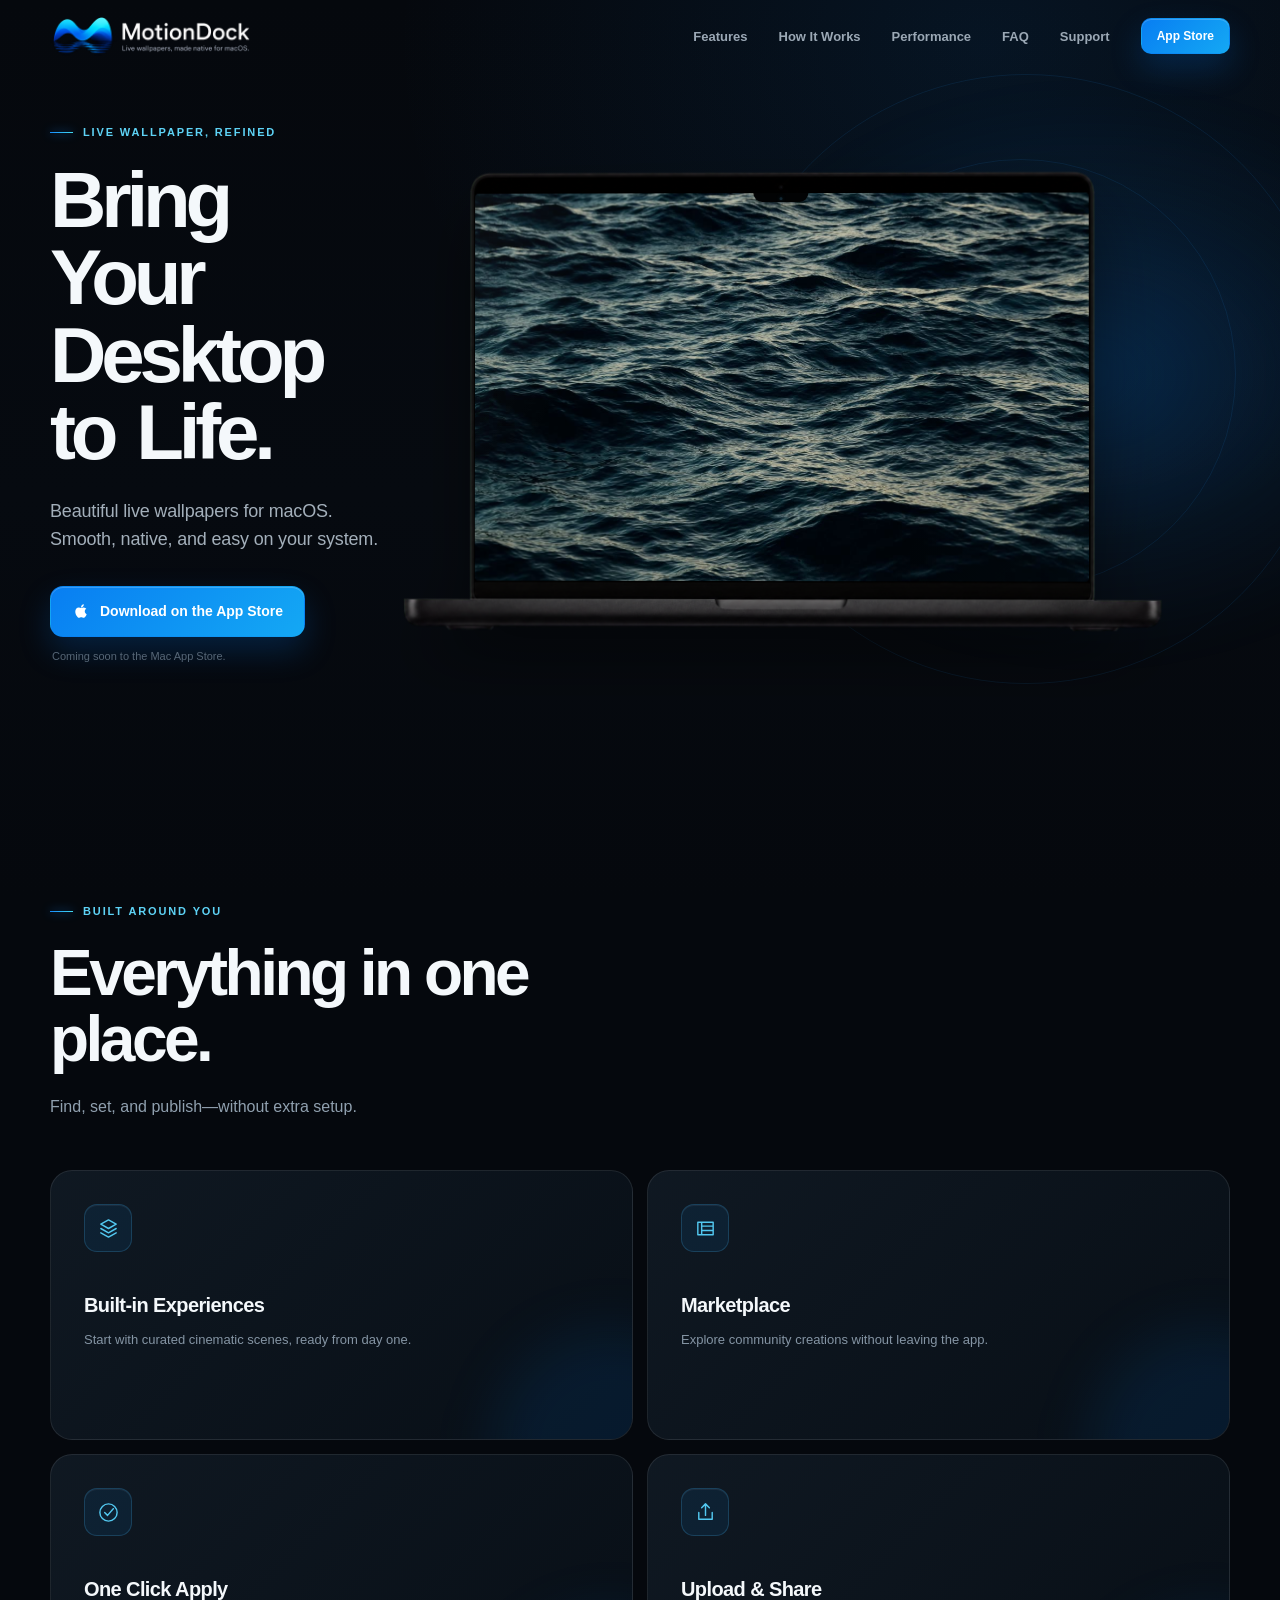
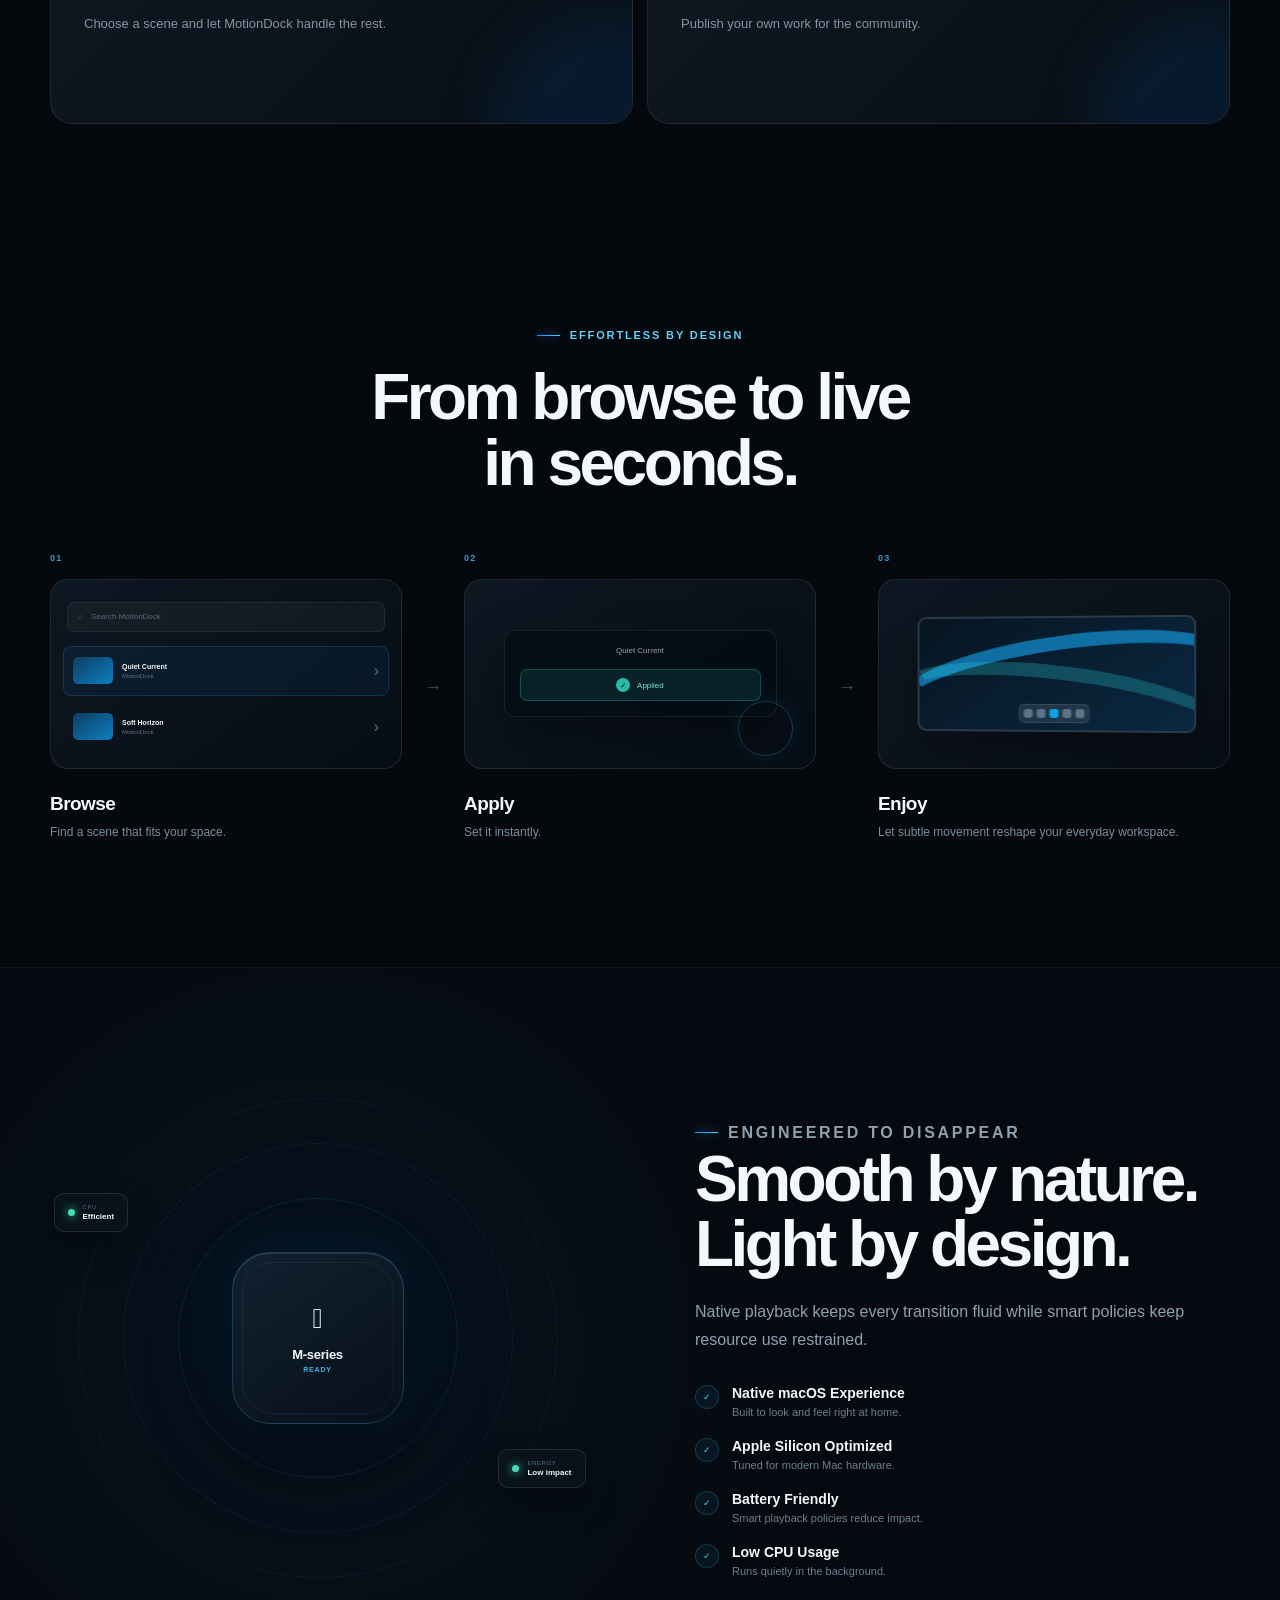
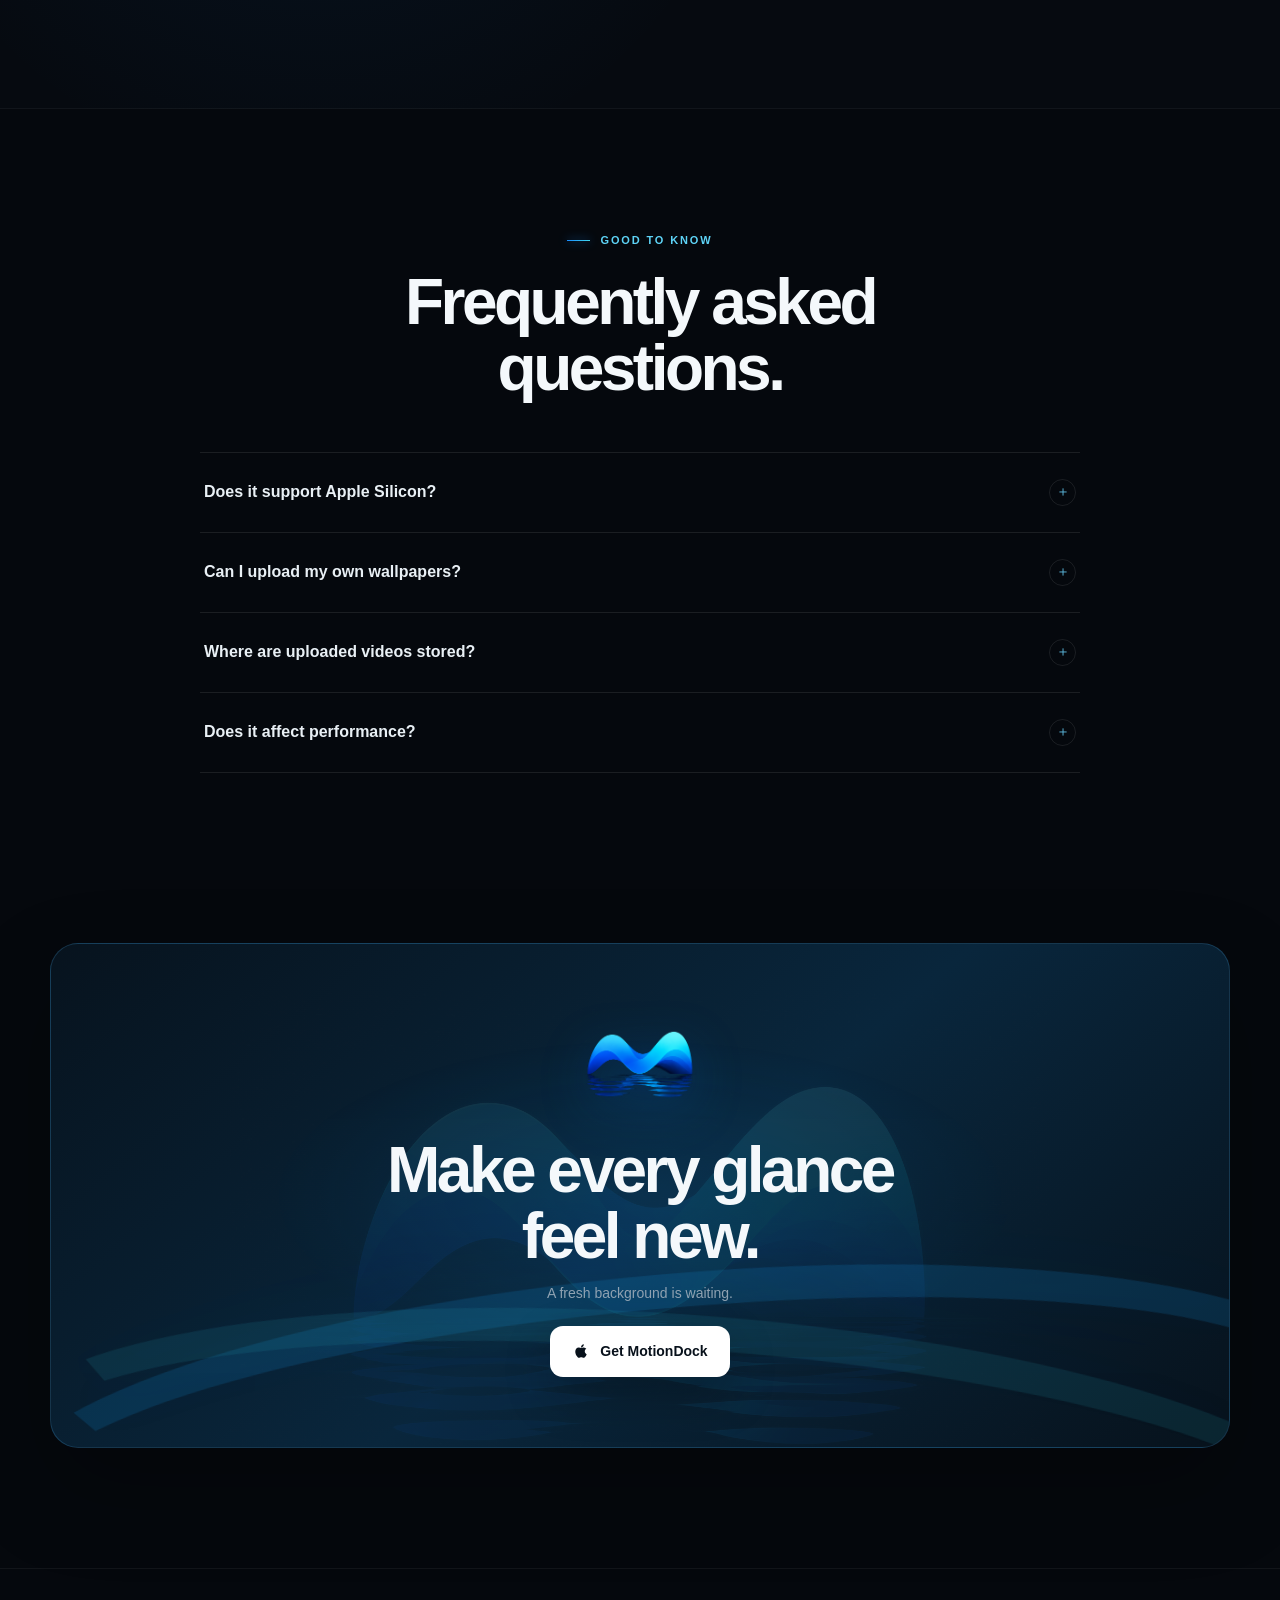
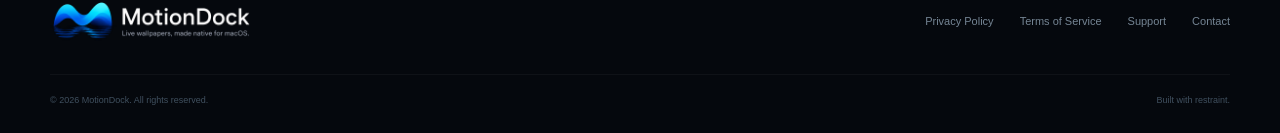
<file: site/index.html>
<!doctype html>
<html lang="en">
<head>
  <meta charset="utf-8">
  <meta name="viewport" content="width=device-width, initial-scale=1">
  <meta name="theme-color" content="#05080d">
  <meta name="description" content="MotionDock brings beautiful, performance-friendly live wallpapers to macOS. Built natively for Apple Silicon.">
  <meta name="keywords" content="MotionDock, macOS live wallpaper, Apple Silicon, animated wallpaper, Mac wallpaper">
  <meta name="author" content="MotionDock">
  <meta property="og:type" content="website">
  <meta property="og:site_name" content="MotionDock">
  <meta property="og:title" content="MotionDock — Bring Your Desktop to Life">
  <meta property="og:description" content="Beautiful live wallpapers for macOS. Designed for Apple Silicon.">
  <meta property="og:image" content="https://motiondock.app/assets/brandmark.png">
  <meta property="og:url" content="https://motiondock.app/">
  <meta name="twitter:card" content="summary_large_image">
  <meta name="twitter:title" content="MotionDock — Bring Your Desktop to Life">
  <meta name="twitter:description" content="Beautiful live wallpapers for macOS. Designed for Apple Silicon.">
  <meta name="twitter:image" content="https://motiondock.app/assets/brandmark.png">
  <link rel="canonical" href="https://motiondock.app/">
  <link rel="icon" type="image/png" href="assets/favicon.png">
  <link rel="apple-touch-icon" href="assets/brandmark.png">
  <link rel="stylesheet" href="styles.css?v=20260703-icon1">
  <script src="script.js" defer></script>
  <title>MotionDock — Live Wallpapers for macOS</title>
</head>
<body>
  <a class="skip-link" href="#main">Skip to content</a>

  <header class="site-header" data-header>
    <nav class="nav shell" aria-label="Primary navigation">
      <a class="brand" href="./" aria-label="MotionDock home">
        <img class="brand-wordmark" src="assets/wordmark.png" width="200" height="40" alt="MotionDock">
      </a>
      <button class="nav-toggle" type="button" aria-expanded="false" aria-controls="nav-links" data-nav-toggle>
        <span class="sr-only">Open menu</span>
        <span></span><span></span>
      </button>
      <div class="nav-links" id="nav-links" data-nav-links>
        <a href="#features">Features</a>
        <a href="#how-it-works">How It Works</a>
        <a href="#performance">Performance</a>
        <a href="#faq">FAQ</a>
        <a href="support/">Support</a>
        <a class="button button-small button-primary" href="#download" data-app-store>App Store</a>
      </div>
    </nav>
  </header>

  <main id="main">
    <section class="hero shell section-pad" aria-labelledby="hero-title">
      <div class="hero-glow" aria-hidden="true"></div>
      <div class="hero-copy reveal">
        <p class="eyebrow"><span></span> Live wallpaper, refined</p>
        <h1 id="hero-title">Bring Your<br>Desktop to Life.</h1>
        <p class="hero-subtitle">Beautiful live wallpapers for macOS.<br>Smooth, native, and easy on your system.</p>
        <div class="button-row">
          <a class="button button-primary" href="#download" data-app-store>
            <svg aria-hidden="true" viewBox="0 0 24 24"><path d="M17.05 20.28c-.98.95-2.05.8-3.08.35-1.09-.46-2.09-.48-3.24 0-1.44.62-2.2.44-3.06-.35C2.79 15.25 3.51 7.59 9.05 7.31c1.35.07 2.29.74 3.08.79 1.18-.24 2.31-.93 3.57-.84 1.51.12 2.65.72 3.4 1.8-3.12 1.87-2.38 5.98.48 7.13-.57 1.5-1.31 2.99-2.53 4.1ZM12.03 7.25C11.88 5.02 13.69 3.18 15.77 3c.29 2.58-2.34 4.5-3.74 4.25Z"/></svg>
            Download on the App Store
          </a>
        </div>
        <p class="availability" data-store-status>Coming soon to the Mac App Store.</p>
      </div>

      <div class="hero-visual reveal" data-reveal-delay="1" aria-label="MotionDock live wallpaper running on a MacBook">
        <div class="preview-orbit preview-orbit-one" aria-hidden="true"></div>
        <div class="preview-orbit preview-orbit-two" aria-hidden="true"></div>
        <div class="macbook">
          <div class="macbook-frame">
            <img class="macbook-frame-image" src="assets/macbook-frame-transparent.png" width="1604" height="981" alt="" aria-hidden="true">
            <div class="macbook-screen">
              <video data-hero-video autoplay muted loop playsinline preload="metadata" poster="assets/hero-wallpaper-poster.jpg" aria-label="Ocean live wallpaper playing on a Mac desktop">
                <source src="assets/hero-wallpaper.mp4" type="video/mp4">
              </video>
              <div class="screen-sheen" aria-hidden="true"></div>
            </div>
          </div>
        </div>
      </div>
    </section>

    <section class="section shell" id="features" aria-labelledby="features-title">
      <div class="section-heading reveal">
        <p class="eyebrow"><span></span> Built around you</p>
        <h2 id="features-title">Everything in one place.</h2>
        <p>Find, set, and publish—without extra setup.</p>
      </div>
      <div class="feature-grid">
        <article class="feature-card reveal">
          <div class="feature-icon" aria-hidden="true"><svg viewBox="0 0 24 24"><path d="m4 7.5 8-4.5 8 4.5-8 4.5-8-4.5Z"/><path d="m4 12 8 4.5 8-4.5M4 16.5l8 4.5 8-4.5"/></svg></div>
          <h3>Built-in Experiences</h3>
          <p>Start with curated cinematic scenes, ready from day one.</p>
        </article>
        <article class="feature-card reveal" data-reveal-delay="1">
          <div class="feature-icon" aria-hidden="true"><svg viewBox="0 0 24 24"><path d="M4 5.5h16v13H4zM8 5.5v13M8 9.5h12M8 14h12"/></svg></div>
          <h3>Marketplace</h3>
          <p>Explore community creations without leaving the app.</p>
        </article>
        <article class="feature-card reveal">
          <div class="feature-icon" aria-hidden="true"><svg viewBox="0 0 24 24"><path d="m8 12 3 3 6-7M12 3a9 9 0 1 0 0 18 9 9 0 0 0 0-18Z"/></svg></div>
          <h3>One Click Apply</h3>
          <p>Choose a scene and let MotionDock handle the rest.</p>
        </article>
        <article class="feature-card reveal" data-reveal-delay="1">
          <div class="feature-icon" aria-hidden="true"><svg viewBox="0 0 24 24"><path d="M12 15V3m0 0L8 7m4-4 4 4M5 12v7h14v-7"/></svg></div>
          <h3>Upload &amp; Share</h3>
          <p>Publish your own work for the community.</p>
        </article>
      </div>
    </section>

    <section class="section shell how-section" id="how-it-works" aria-labelledby="how-title">
      <div class="section-heading centered reveal">
        <p class="eyebrow"><span></span> Effortless by design</p>
        <h2 id="how-title">From browse to live<br>in seconds.</h2>
      </div>
      <div class="steps">
        <article class="step reveal">
          <span class="step-number">01</span>
          <div class="step-visual browse-visual" aria-hidden="true">
            <div class="search-pill">⌕ <span>Search MotionDock</span></div>
            <div class="result-row active"><i></i><span><b>Quiet Current</b><small>MotionDock</small></span><em>›</em></div>
            <div class="result-row"><i></i><span><b>Soft Horizon</b><small>MotionDock</small></span><em>›</em></div>
          </div>
          <h3>Browse</h3>
          <p>Find a scene that fits your space.</p>
        </article>
        <div class="step-connector" aria-hidden="true">→</div>
        <article class="step reveal" data-reveal-delay="1">
          <span class="step-number">02</span>
          <div class="step-visual apply-visual" aria-hidden="true">
            <div class="apply-window"><span>Quiet Current</span><button><i>✓</i> Applied</button></div>
            <div class="click-ring"></div>
          </div>
          <h3>Apply</h3>
          <p>Set it instantly.</p>
        </article>
        <div class="step-connector" aria-hidden="true">→</div>
        <article class="step reveal" data-reveal-delay="2">
          <span class="step-number">03</span>
          <div class="step-visual enjoy-visual" aria-hidden="true">
            <div class="mini-desktop"><div class="desktop-wave"><i></i><i></i></div><div class="dock"><span></span><span></span><span></span><span></span><span></span></div></div>
          </div>
          <h3>Enjoy</h3>
          <p>Let subtle movement reshape your everyday workspace.</p>
        </article>
      </div>
    </section>

    <section class="section performance-section" id="performance" aria-labelledby="performance-title">
      <div class="shell performance-layout">
        <div class="performance-visual reveal" aria-hidden="true">
          <div class="silicon-chip"><span></span><b>M-series</b><small>Ready</small></div>
          <div class="flow-ring ring-one"></div><div class="flow-ring ring-two"></div><div class="flow-ring ring-three"></div>
          <div class="metric-badge metric-one"><i></i><span><small>CPU</small><b>Efficient</b></span></div>
          <div class="metric-badge metric-two"><i></i><span><small>ENERGY</small><b>Low impact</b></span></div>
        </div>
        <div class="performance-copy reveal" data-reveal-delay="1">
          <p class="eyebrow"><span></span> Engineered to disappear</p>
          <h2 id="performance-title">Smooth by nature.<br>Light by design.</h2>
          <p>Native playback keeps every transition fluid while smart policies keep resource use restrained.</p>
          <ul class="performance-list">
            <li><i>✓</i><span><b>Native macOS Experience</b><small>Built to look and feel right at home.</small></span></li>
            <li><i>✓</i><span><b>Apple Silicon Optimized</b><small>Tuned for modern Mac hardware.</small></span></li>
            <li><i>✓</i><span><b>Battery Friendly</b><small>Smart playback policies reduce impact.</small></span></li>
            <li><i>✓</i><span><b>Low CPU Usage</b><small>Runs quietly in the background.</small></span></li>
          </ul>
        </div>
      </div>
    </section>

    <section class="section shell faq-section" id="faq" aria-labelledby="faq-title">
      <div class="section-heading centered reveal">
        <p class="eyebrow"><span></span> Good to know</p>
        <h2 id="faq-title">Frequently asked questions.</h2>
      </div>
      <div class="faq-list reveal">
        <details>
          <summary>Does it support Apple Silicon?<span aria-hidden="true">＋</span></summary>
          <p>Yes. It is tuned for every M-series Mac.</p>
        </details>
        <details>
          <summary>Can I upload my own wallpapers?<span aria-hidden="true">＋</span></summary>
          <p>Yes. Signed-in users can upload supported motion wallpapers they own or have permission to share.</p>
        </details>
        <details>
          <summary>Where are uploaded videos stored?<span aria-hidden="true">＋</span></summary>
          <p>Published marketplace videos are stored securely using MotionDock’s cloud infrastructure. Local wallpapers you import remain on your Mac.</p>
        </details>
        <details>
          <summary>Does it affect performance?<span aria-hidden="true">＋</span></summary>
          <p>Activity drops automatically whenever the wallpaper is covered or inactive.</p>
        </details>
      </div>
    </section>

    <section class="cta-section shell" id="download" aria-labelledby="cta-title">
      <div class="cta-card reveal">
        <div class="cta-wave" aria-hidden="true"></div>
        <img class="cta-brand-wave" src="assets/wave-mark.png" alt="" aria-hidden="true">
        <img class="cta-brandmark" src="assets/logomark.png" width="150" height="100" alt="MotionDock logo">
        <h2 id="cta-title">Make every glance<br>feel new.</h2>
        <p>A fresh background is waiting.</p>
        <a class="button button-light" href="#download" data-app-store>
          <svg aria-hidden="true" viewBox="0 0 24 24"><path d="M17.05 20.28c-.98.95-2.05.8-3.08.35-1.09-.46-2.09-.48-3.24 0-1.44.62-2.2.44-3.06-.35C2.79 15.25 3.51 7.59 9.05 7.31c1.35.07 2.29.74 3.08.79 1.18-.24 2.31-.93 3.57-.84 1.51.12 2.65.72 3.4 1.8-3.12 1.87-2.38 5.98.48 7.13-.57 1.5-1.31 2.99-2.53 4.1ZM12.03 7.25C11.88 5.02 13.69 3.18 15.77 3c.29 2.58-2.34 4.5-3.74 4.25Z"/></svg>
          Get MotionDock
        </a>
      </div>
    </section>
  </main>

  <footer class="site-footer">
    <div class="shell footer-main">
      <a class="brand" href="./" aria-label="MotionDock home"><img class="brand-wordmark footer-wordmark" src="assets/wordmark.png" width="180" height="36" alt="MotionDock"></a>
      <nav aria-label="Legal navigation">
        <a href="privacy/">Privacy Policy</a>
        <a href="terms/">Terms of Service</a>
        <a href="support/">Support</a>
        <a href="contact/">Contact</a>
      </nav>
    </div>
    <div class="shell footer-bottom"><span>© <span data-year>2026</span> MotionDock. All rights reserved.</span><span>Built with restraint.</span></div>
  </footer>
  <div class="toast" role="status" aria-live="polite" data-toast></div>
</body>
</html>
</file>
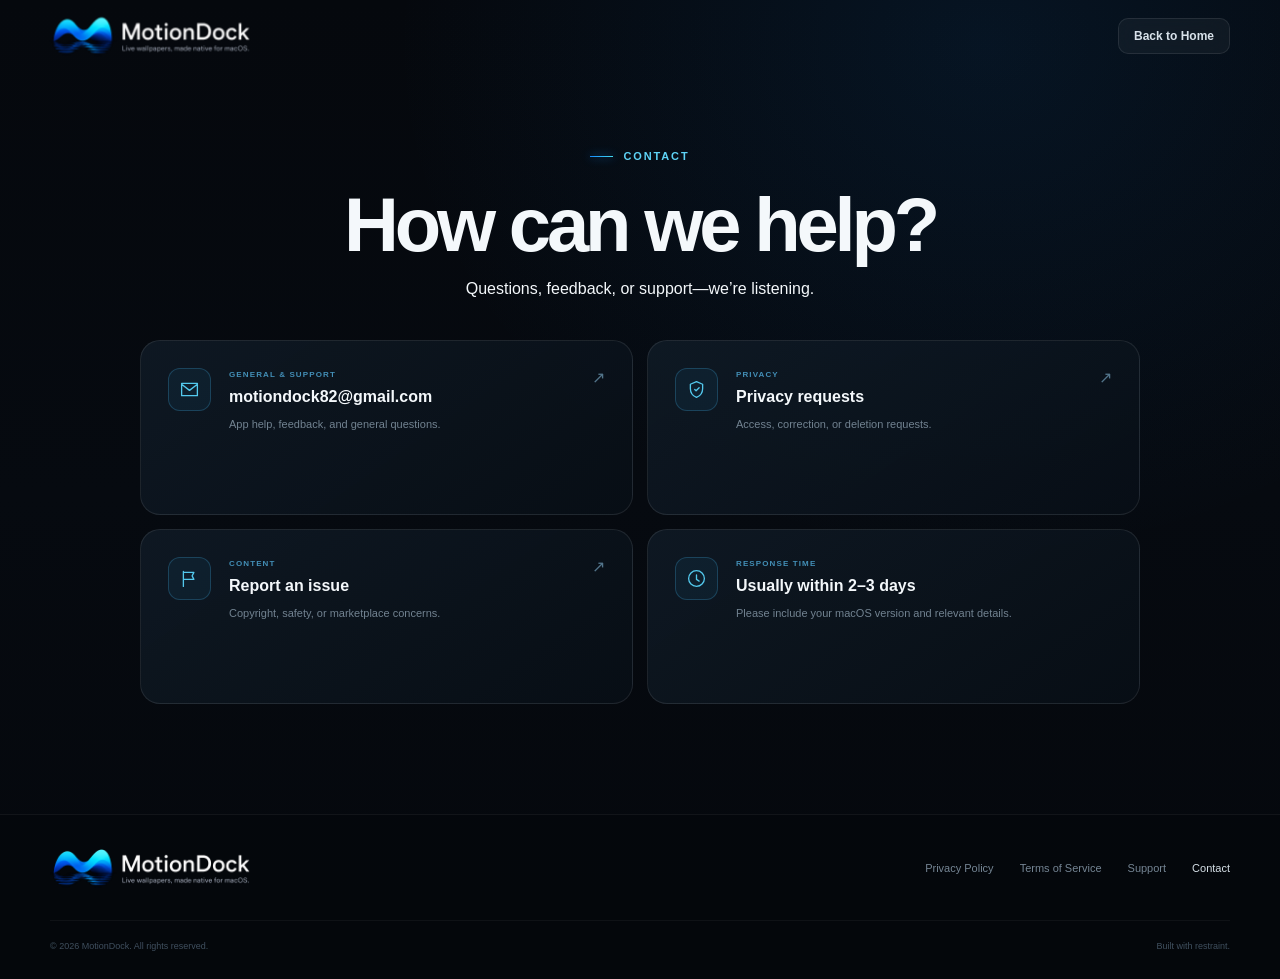
<file: site/contact/index.html>
<!doctype html>
<html lang="en">
<head>
  <meta charset="utf-8">
  <meta name="viewport" content="width=device-width, initial-scale=1">
  <meta name="theme-color" content="#05080d">
  <meta name="description" content="Contact MotionDock for support, privacy questions, and marketplace reports.">
  <meta property="og:type" content="website"><meta property="og:site_name" content="MotionDock"><meta property="og:title" content="Contact — MotionDock"><meta property="og:description" content="Get help with MotionDock or contact the team."><meta property="og:image" content="https://motiondock.app/assets/brandmark.png"><meta property="og:url" content="https://motiondock.app/contact/">
  <link rel="canonical" href="https://motiondock.app/contact/">
  <link rel="icon" type="image/png" href="../assets/favicon.png"><link rel="stylesheet" href="../styles.css"><script src="../script.js" defer></script>
  <title>Contact — MotionDock</title>
</head>
<body class="legal-page contact-page">
  <a class="skip-link" href="#main">Skip to content</a>
  <header class="site-header" data-header><nav class="nav shell" aria-label="Primary navigation"><a class="brand" href="../" aria-label="MotionDock home"><img class="brand-wordmark" src="../assets/wordmark.png" width="200" height="40" alt="MotionDock"></a><a class="button button-small button-secondary legal-home" href="../">Back to Home</a></nav></header>
  <main id="main" class="contact-shell shell">
    <header class="legal-hero contact-hero reveal"><p class="eyebrow"><span></span> Contact</p><h1>How can we help?</h1><p>Questions, feedback, or support—we’re listening.</p></header>
    <div class="contact-grid">
      <a class="contact-card reveal" href="mailto:motiondock82@gmail.com?subject=MotionDock%20Support">
        <div class="contact-icon"><svg viewBox="0 0 24 24" aria-hidden="true"><path d="M3 5h18v14H3zM3 6l9 7 9-7"/></svg></div>
        <span><small>GENERAL &amp; SUPPORT</small><b>motiondock82@gmail.com</b><p>App help, feedback, and general questions.</p></span><em>↗</em>
      </a>
      <a class="contact-card reveal" data-reveal-delay="1" href="mailto:motiondock82@gmail.com?subject=MotionDock%20Privacy%20Request">
        <div class="contact-icon"><svg viewBox="0 0 24 24" aria-hidden="true"><path d="M12 3 5 6v5c0 4.7 2.8 8.2 7 10 4.2-1.8 7-5.3 7-10V6l-7-3Zm-2 9 1.5 1.5L15 10"/></svg></div>
        <span><small>PRIVACY</small><b>Privacy requests</b><p>Access, correction, or deletion requests.</p></span><em>↗</em>
      </a>
      <a class="contact-card reveal" href="mailto:motiondock82@gmail.com?subject=MotionDock%20Content%20Report">
        <div class="contact-icon"><svg viewBox="0 0 24 24" aria-hidden="true"><path d="M5 21V4m0 1h12l-2 4 2 4H5"/></svg></div>
        <span><small>CONTENT</small><b>Report an issue</b><p>Copyright, safety, or marketplace concerns.</p></span><em>↗</em>
      </a>
      <div class="contact-card response-card reveal" data-reveal-delay="1">
        <div class="contact-icon"><svg viewBox="0 0 24 24" aria-hidden="true"><path d="M12 21a9 9 0 1 0 0-18 9 9 0 0 0 0 18Zm0-13v5l3 2"/></svg></div>
        <span><small>RESPONSE TIME</small><b>Usually within 2–3 days</b><p>Please include your macOS version and relevant details.</p></span>
      </div>
    </div>
  </main>
  <footer class="site-footer legal-footer"><div class="shell footer-main"><a class="brand" href="../" aria-label="MotionDock home"><img class="brand-wordmark footer-wordmark" src="../assets/wordmark.png" width="180" height="36" alt="MotionDock"></a><nav aria-label="Legal navigation"><a href="../privacy/">Privacy Policy</a><a href="../terms/">Terms of Service</a><a href="../support/">Support</a><a aria-current="page" href="./">Contact</a></nav></div><div class="shell footer-bottom"><span>© <span data-year>2026</span> MotionDock. All rights reserved.</span><span>Built with restraint.</span></div></footer>
</body>
</html>
</file>
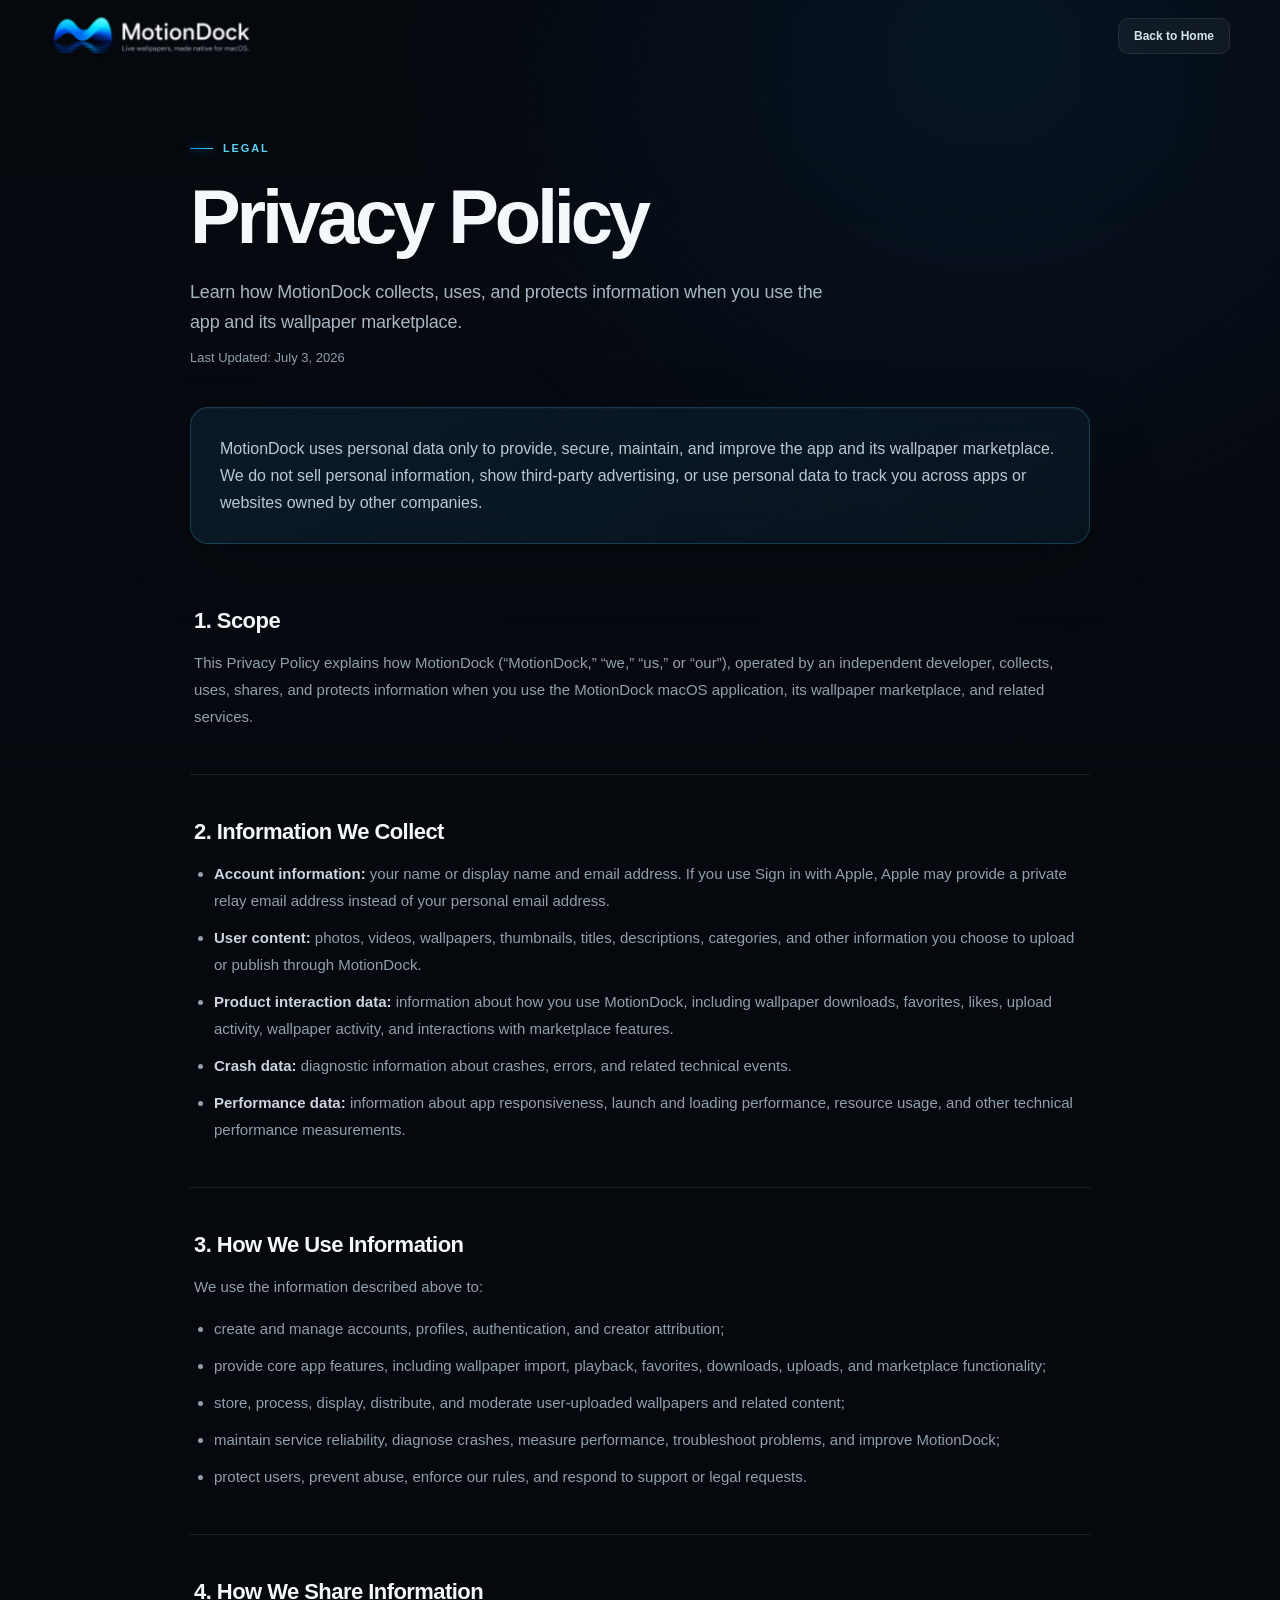
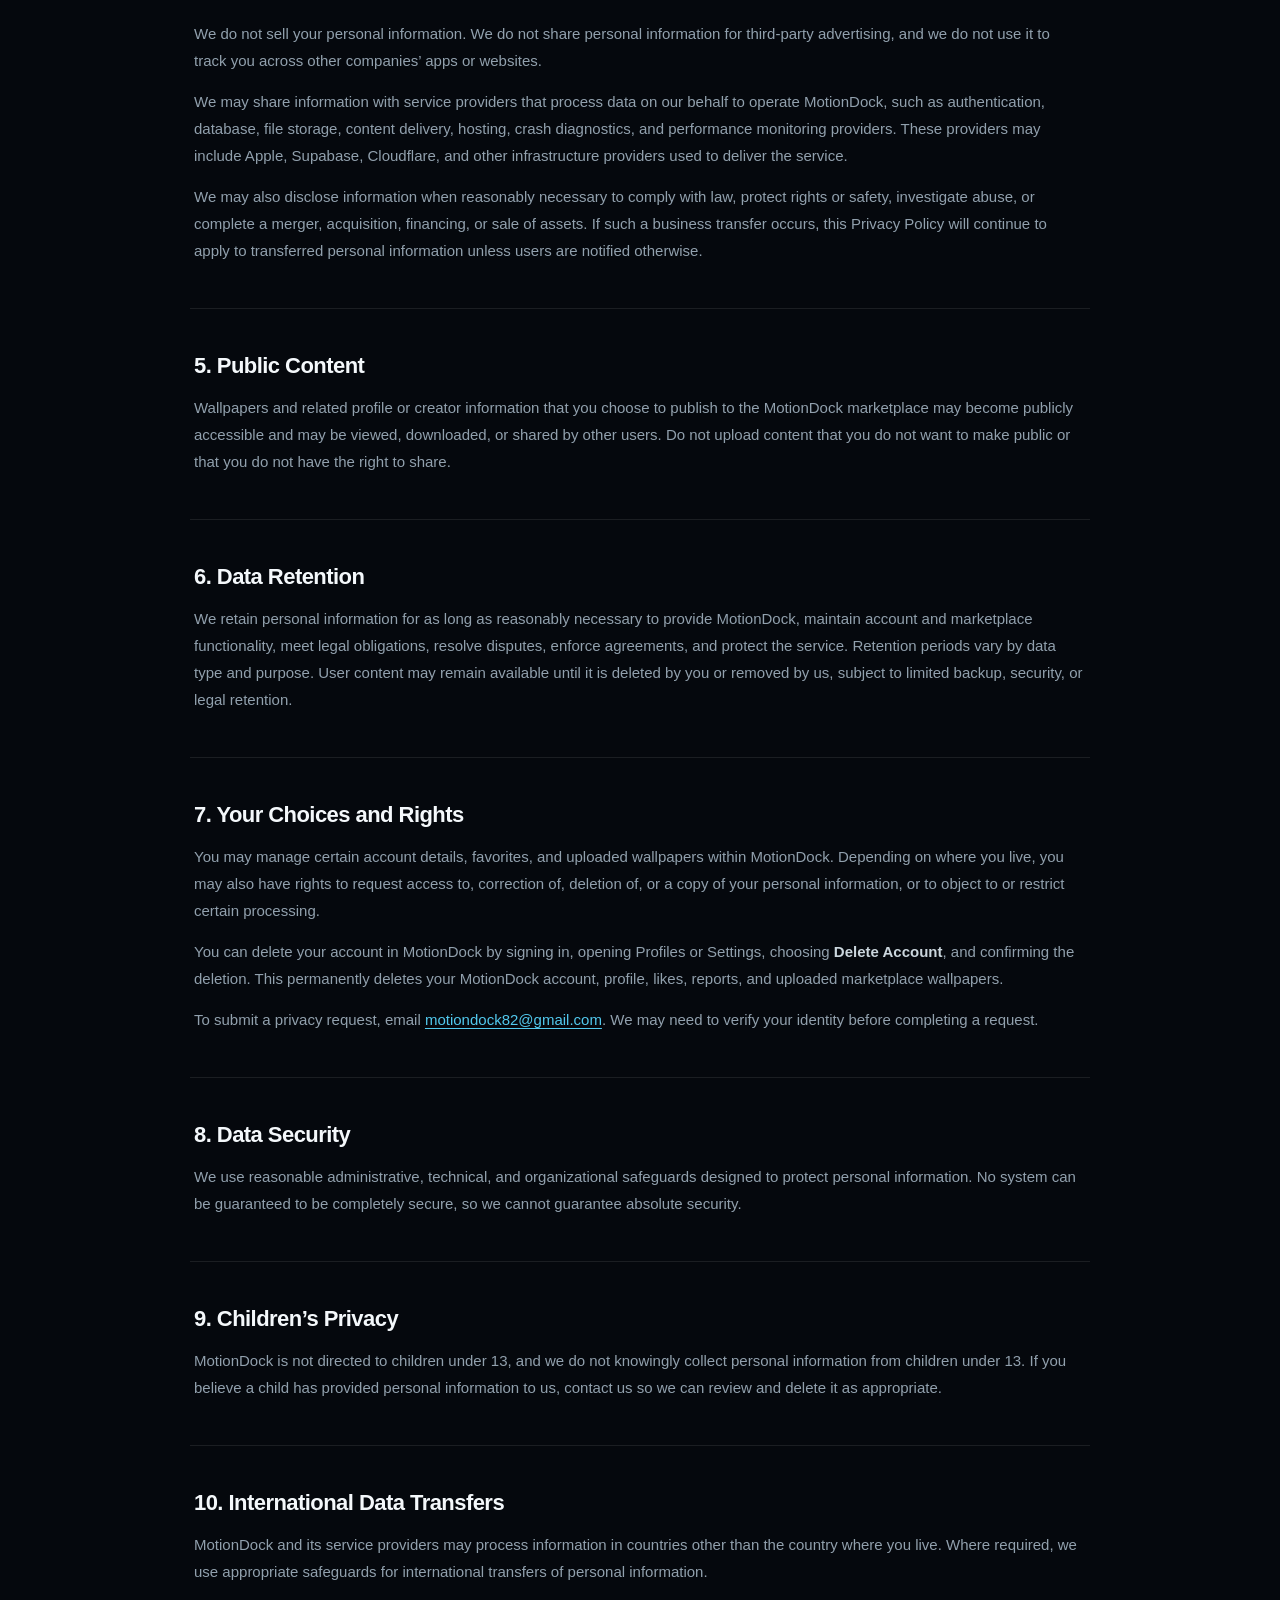
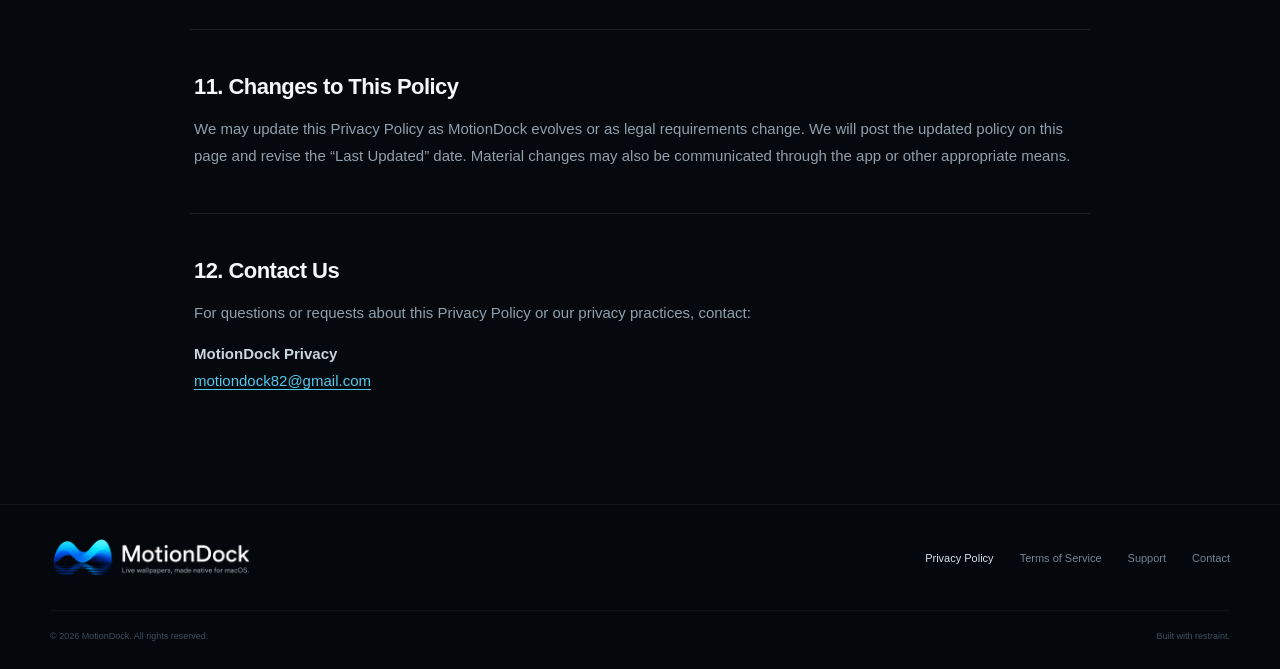
<file: site/privacy/index.html>
<!doctype html>
<html lang="en">
<head>
  <meta charset="utf-8">
  <meta name="viewport" content="width=device-width, initial-scale=1">
  <meta name="theme-color" content="#05080d">
  <meta name="description" content="Privacy Policy for the MotionDock macOS app and wallpaper marketplace.">
  <meta property="og:type" content="website">
  <meta property="og:site_name" content="MotionDock">
  <meta property="og:title" content="Privacy Policy — MotionDock">
  <meta property="og:description" content="How MotionDock collects, uses, stores, and protects information.">
  <meta property="og:image" content="https://motiondock.app/assets/brandmark.png">
  <meta property="og:url" content="https://motiondock.app/privacy/">
  <link rel="canonical" href="https://motiondock.app/privacy/">
  <link rel="icon" type="image/png" href="../assets/favicon.png">
  <link rel="stylesheet" href="../styles.css?v=20260703">
  <script src="../script.js" defer></script>
  <title>Privacy Policy — MotionDock</title>
</head>
<body class="legal-page">
  <a class="skip-link" href="#main">Skip to content</a>
  <header class="site-header" data-header>
    <nav class="nav shell" aria-label="Primary navigation">
      <a class="brand" href="../" aria-label="MotionDock home"><img class="brand-wordmark" src="../assets/wordmark.png" width="200" height="40" alt="MotionDock"></a>
      <a class="button button-small button-secondary legal-home" href="../">Back to Home</a>
    </nav>
  </header>

  <main id="main" class="legal-shell shell">
    <header class="legal-hero reveal">
      <p class="eyebrow"><span></span> Legal</p>
      <h1>Privacy Policy</h1>
      <p class="legal-lead">Learn how MotionDock collects, uses, and protects information when you use the app and its wallpaper marketplace.</p>
      <p class="legal-updated">Last Updated: July 3, 2026</p>
    </header>
    <article class="legal-card">
      <p class="legal-summary">MotionDock uses personal data only to provide, secure, maintain, and improve the app and its wallpaper marketplace. We do not sell personal information, show third-party advertising, or use personal data to track you across apps or websites owned by other companies.</p>

      <section><h2>1. Scope</h2><p>This Privacy Policy explains how MotionDock (“MotionDock,” “we,” “us,” or “our”), operated by an independent developer, collects, uses, shares, and protects information when you use the MotionDock macOS application, its wallpaper marketplace, and related services.</p></section>
      <section><h2>2. Information We Collect</h2><ul>
        <li><strong>Account information:</strong> your name or display name and email address. If you use Sign in with Apple, Apple may provide a private relay email address instead of your personal email address.</li>
        <li><strong>User content:</strong> photos, videos, wallpapers, thumbnails, titles, descriptions, categories, and other information you choose to upload or publish through MotionDock.</li>
        <li><strong>Product interaction data:</strong> information about how you use MotionDock, including wallpaper downloads, favorites, likes, upload activity, wallpaper activity, and interactions with marketplace features.</li>
        <li><strong>Crash data:</strong> diagnostic information about crashes, errors, and related technical events.</li>
        <li><strong>Performance data:</strong> information about app responsiveness, launch and loading performance, resource usage, and other technical performance measurements.</li>
      </ul></section>
      <section><h2>3. How We Use Information</h2><p>We use the information described above to:</p><ul>
        <li>create and manage accounts, profiles, authentication, and creator attribution;</li>
        <li>provide core app features, including wallpaper import, playback, favorites, downloads, uploads, and marketplace functionality;</li>
        <li>store, process, display, distribute, and moderate user-uploaded wallpapers and related content;</li>
        <li>maintain service reliability, diagnose crashes, measure performance, troubleshoot problems, and improve MotionDock;</li>
        <li>protect users, prevent abuse, enforce our rules, and respond to support or legal requests.</li>
      </ul></section>
      <section><h2>4. How We Share Information</h2><p>We do not sell your personal information. We do not share personal information for third-party advertising, and we do not use it to track you across other companies’ apps or websites.</p><p>We may share information with service providers that process data on our behalf to operate MotionDock, such as authentication, database, file storage, content delivery, hosting, crash diagnostics, and performance monitoring providers. These providers may include Apple, Supabase, Cloudflare, and other infrastructure providers used to deliver the service.</p><p>We may also disclose information when reasonably necessary to comply with law, protect rights or safety, investigate abuse, or complete a merger, acquisition, financing, or sale of assets. If such a business transfer occurs, this Privacy Policy will continue to apply to transferred personal information unless users are notified otherwise.</p></section>
      <section><h2>5. Public Content</h2><p>Wallpapers and related profile or creator information that you choose to publish to the MotionDock marketplace may become publicly accessible and may be viewed, downloaded, or shared by other users. Do not upload content that you do not want to make public or that you do not have the right to share.</p></section>
      <section><h2>6. Data Retention</h2><p>We retain personal information for as long as reasonably necessary to provide MotionDock, maintain account and marketplace functionality, meet legal obligations, resolve disputes, enforce agreements, and protect the service. Retention periods vary by data type and purpose. User content may remain available until it is deleted by you or removed by us, subject to limited backup, security, or legal retention.</p></section>
      <section><h2>7. Your Choices and Rights</h2><p>You may manage certain account details, favorites, and uploaded wallpapers within MotionDock. Depending on where you live, you may also have rights to request access to, correction of, deletion of, or a copy of your personal information, or to object to or restrict certain processing.</p><p>You can delete your account in MotionDock by signing in, opening Profiles or Settings, choosing <strong>Delete Account</strong>, and confirming the deletion. This permanently deletes your MotionDock account, profile, likes, reports, and uploaded marketplace wallpapers.</p><p>To submit a privacy request, email <a href="mailto:motiondock82@gmail.com">motiondock82@gmail.com</a>. We may need to verify your identity before completing a request.</p></section>
      <section><h2>8. Data Security</h2><p>We use reasonable administrative, technical, and organizational safeguards designed to protect personal information. No system can be guaranteed to be completely secure, so we cannot guarantee absolute security.</p></section>
      <section><h2>9. Children’s Privacy</h2><p>MotionDock is not directed to children under 13, and we do not knowingly collect personal information from children under 13. If you believe a child has provided personal information to us, contact us so we can review and delete it as appropriate.</p></section>
      <section><h2>10. International Data Transfers</h2><p>MotionDock and its service providers may process information in countries other than the country where you live. Where required, we use appropriate safeguards for international transfers of personal information.</p></section>
      <section><h2>11. Changes to This Policy</h2><p>We may update this Privacy Policy as MotionDock evolves or as legal requirements change. We will post the updated policy on this page and revise the “Last Updated” date. Material changes may also be communicated through the app or other appropriate means.</p></section>
      <section><h2>12. Contact Us</h2><p>For questions or requests about this Privacy Policy or our privacy practices, contact:</p><p><strong>MotionDock Privacy</strong><br><a href="mailto:motiondock82@gmail.com">motiondock82@gmail.com</a></p></section>
    </article>
  </main>

  <footer class="site-footer legal-footer">
    <div class="shell footer-main"><a class="brand" href="../" aria-label="MotionDock home"><img class="brand-wordmark footer-wordmark" src="../assets/wordmark.png" width="180" height="36" alt="MotionDock"></a><nav aria-label="Legal navigation"><a aria-current="page" href="./">Privacy Policy</a><a href="../terms/">Terms of Service</a><a href="../support/">Support</a><a href="../contact/">Contact</a></nav></div>
    <div class="shell footer-bottom"><span>© <span data-year>2026</span> MotionDock. All rights reserved.</span><span>Built with restraint.</span></div>
  </footer>
</body>
</html>
</file>
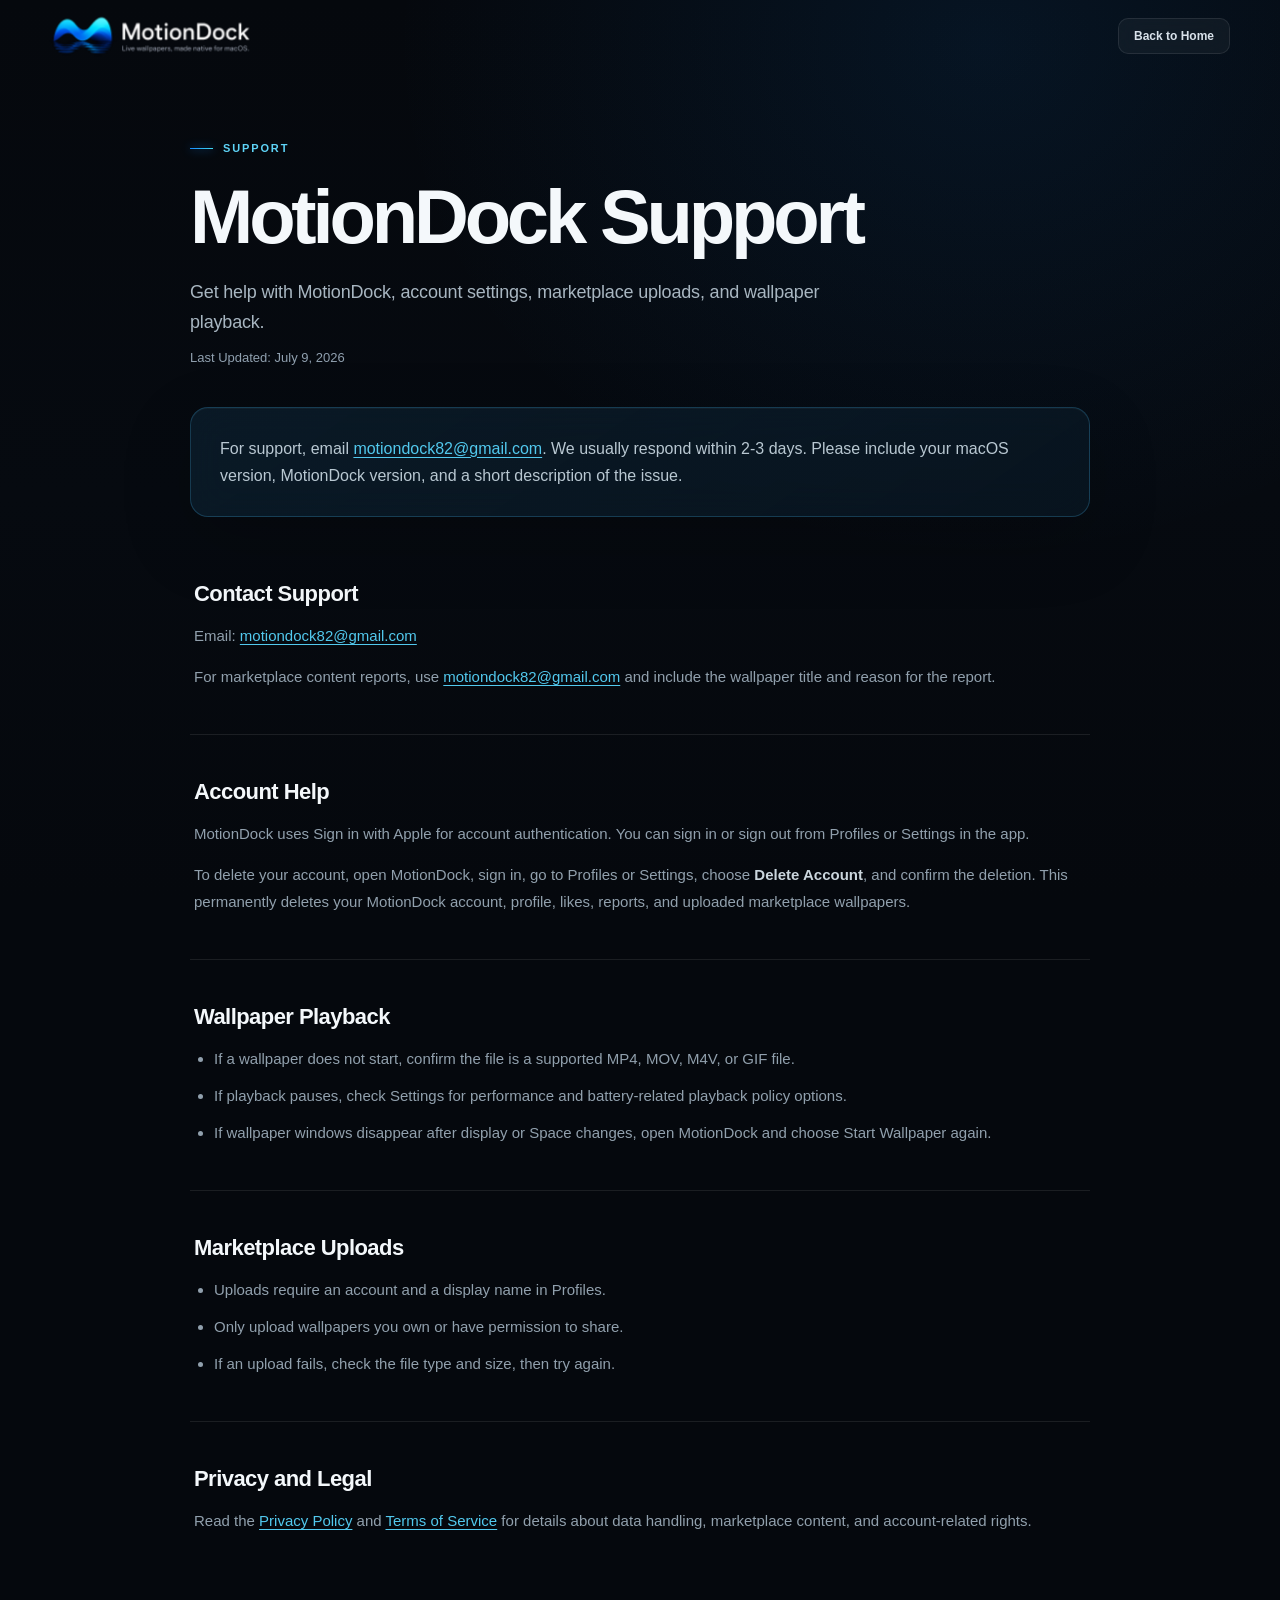
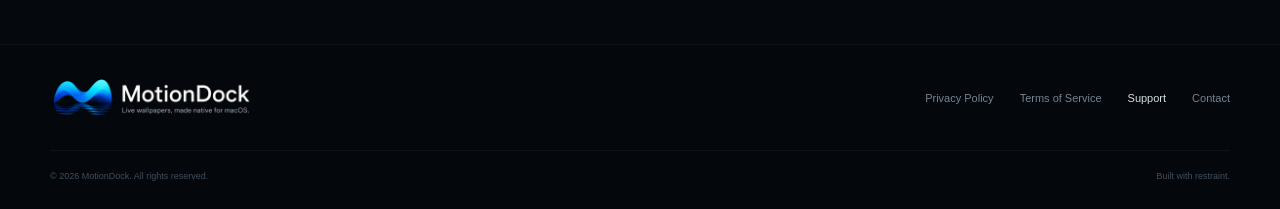
<file: site/support/index.html>
<!doctype html>
<html lang="en">
<head>
  <meta charset="utf-8">
  <meta name="viewport" content="width=device-width, initial-scale=1">
  <meta name="theme-color" content="#05080d">
  <meta name="description" content="MotionDock support, account help, troubleshooting, and contact information.">
  <meta property="og:type" content="website">
  <meta property="og:site_name" content="MotionDock">
  <meta property="og:title" content="Support - MotionDock">
  <meta property="og:description" content="Get support for MotionDock, account deletion, marketplace uploads, and troubleshooting.">
  <meta property="og:image" content="https://motiondock.app/assets/brandmark.png">
  <meta property="og:url" content="https://motiondock.app/support/">
  <link rel="canonical" href="https://motiondock.app/support/">
  <link rel="icon" type="image/png" href="../assets/favicon.png">
  <link rel="stylesheet" href="../styles.css?v=20260709-support">
  <script src="../script.js" defer></script>
  <title>Support - MotionDock</title>
</head>
<body class="legal-page">
  <a class="skip-link" href="#main">Skip to content</a>
  <header class="site-header" data-header>
    <nav class="nav shell" aria-label="Primary navigation">
      <a class="brand" href="../" aria-label="MotionDock home"><img class="brand-wordmark" src="../assets/wordmark.png" width="200" height="40" alt="MotionDock"></a>
      <a class="button button-small button-secondary legal-home" href="../">Back to Home</a>
    </nav>
  </header>

  <main id="main" class="legal-shell shell">
    <header class="legal-hero reveal">
      <p class="eyebrow"><span></span> Support</p>
      <h1>MotionDock Support</h1>
      <p class="legal-lead">Get help with MotionDock, account settings, marketplace uploads, and wallpaper playback.</p>
      <p class="legal-updated">Last Updated: July 9, 2026</p>
    </header>

    <article class="legal-card">
      <p class="legal-summary">For support, email <a href="mailto:motiondock82@gmail.com?subject=MotionDock%20Support">motiondock82@gmail.com</a>. We usually respond within 2-3 days. Please include your macOS version, MotionDock version, and a short description of the issue.</p>

      <section>
        <h2>Contact Support</h2>
        <p>Email: <a href="mailto:motiondock82@gmail.com?subject=MotionDock%20Support">motiondock82@gmail.com</a></p>
        <p>For marketplace content reports, use <a href="mailto:motiondock82@gmail.com?subject=MotionDock%20Content%20Report">motiondock82@gmail.com</a> and include the wallpaper title and reason for the report.</p>
      </section>

      <section>
        <h2>Account Help</h2>
        <p>MotionDock uses Sign in with Apple for account authentication. You can sign in or sign out from Profiles or Settings in the app.</p>
        <p>To delete your account, open MotionDock, sign in, go to Profiles or Settings, choose <strong>Delete Account</strong>, and confirm the deletion. This permanently deletes your MotionDock account, profile, likes, reports, and uploaded marketplace wallpapers.</p>
      </section>

      <section>
        <h2>Wallpaper Playback</h2>
        <ul>
          <li>If a wallpaper does not start, confirm the file is a supported MP4, MOV, M4V, or GIF file.</li>
          <li>If playback pauses, check Settings for performance and battery-related playback policy options.</li>
          <li>If wallpaper windows disappear after display or Space changes, open MotionDock and choose Start Wallpaper again.</li>
        </ul>
      </section>

      <section>
        <h2>Marketplace Uploads</h2>
        <ul>
          <li>Uploads require an account and a display name in Profiles.</li>
          <li>Only upload wallpapers you own or have permission to share.</li>
          <li>If an upload fails, check the file type and size, then try again.</li>
        </ul>
      </section>

      <section>
        <h2>Privacy and Legal</h2>
        <p>Read the <a href="../privacy/">Privacy Policy</a> and <a href="../terms/">Terms of Service</a> for details about data handling, marketplace content, and account-related rights.</p>
      </section>
    </article>
  </main>

  <footer class="site-footer legal-footer">
    <div class="shell footer-main"><a class="brand" href="../" aria-label="MotionDock home"><img class="brand-wordmark footer-wordmark" src="../assets/wordmark.png" width="180" height="36" alt="MotionDock"></a><nav aria-label="Legal navigation"><a href="../privacy/">Privacy Policy</a><a href="../terms/">Terms of Service</a><a aria-current="page" href="./">Support</a><a href="../contact/">Contact</a></nav></div>
    <div class="shell footer-bottom"><span>© <span data-year>2026</span> MotionDock. All rights reserved.</span><span>Built with restraint.</span></div>
  </footer>
</body>
</html>
</file>
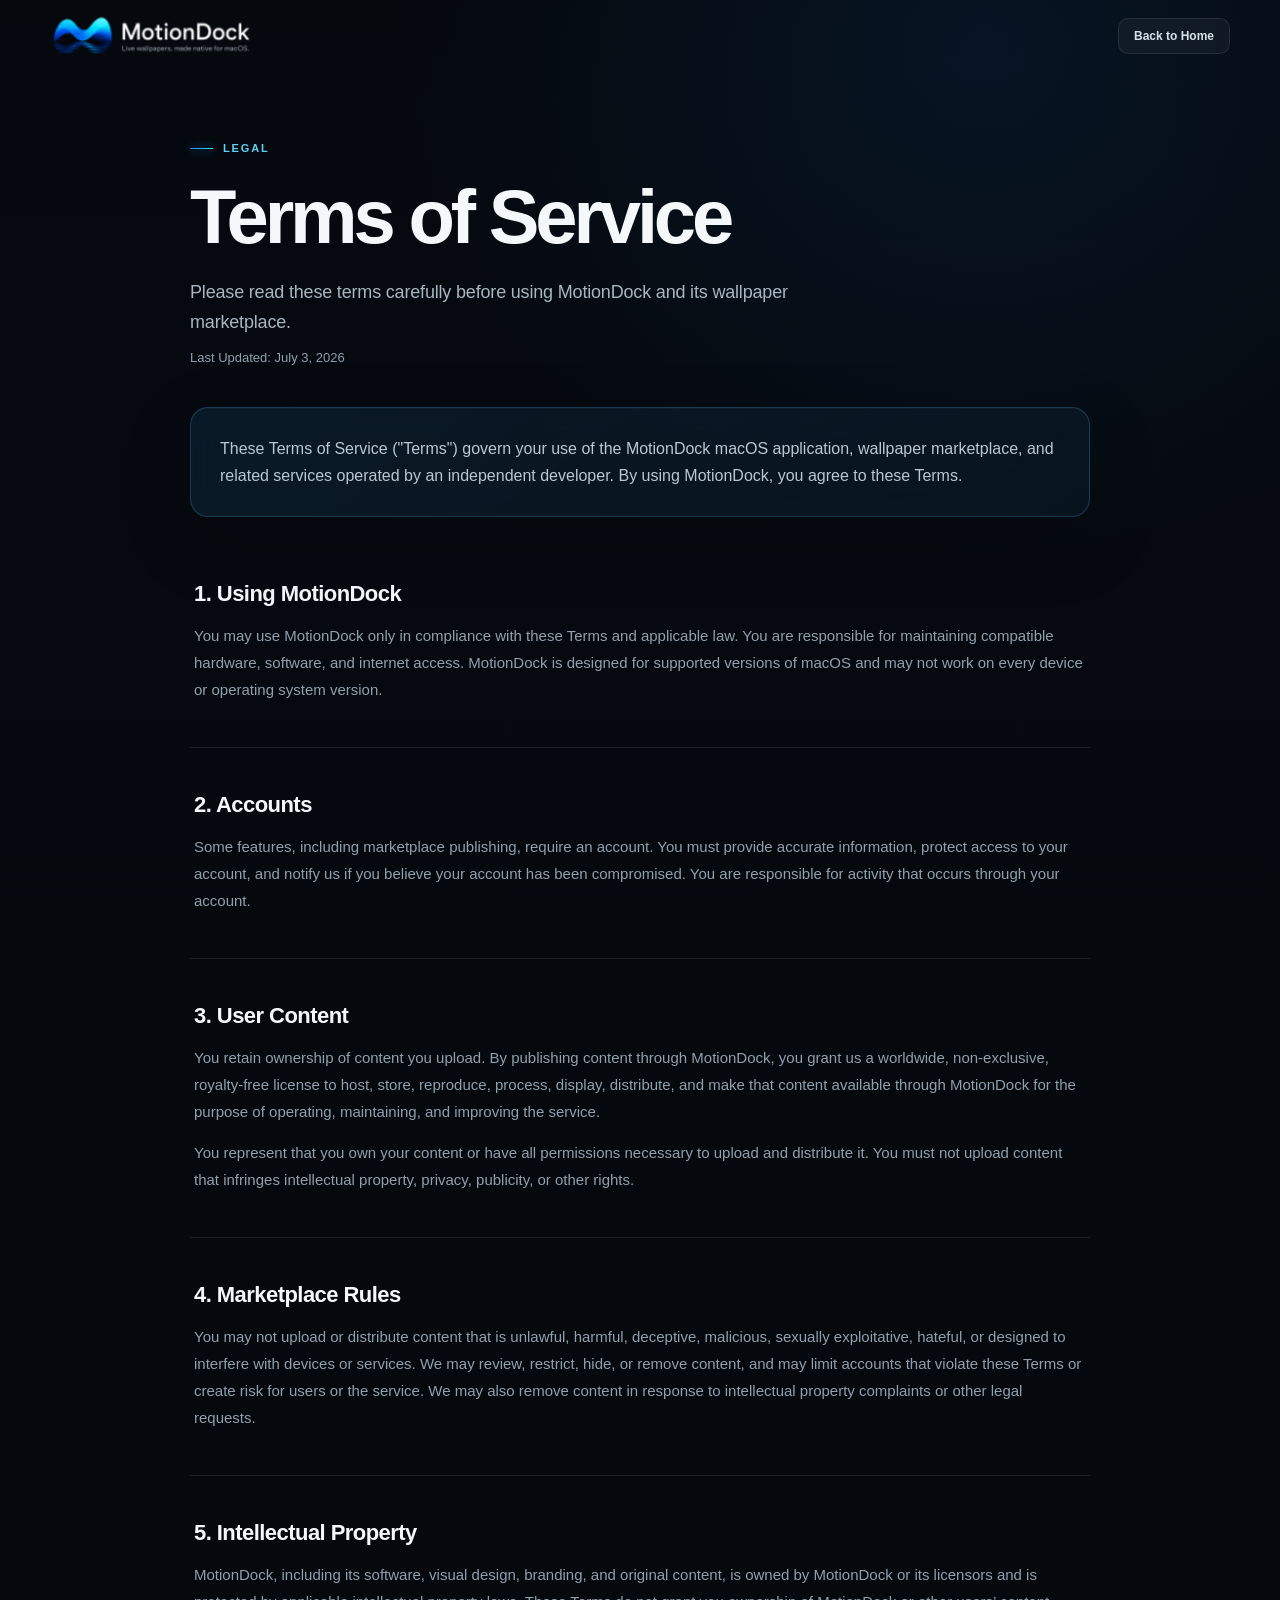
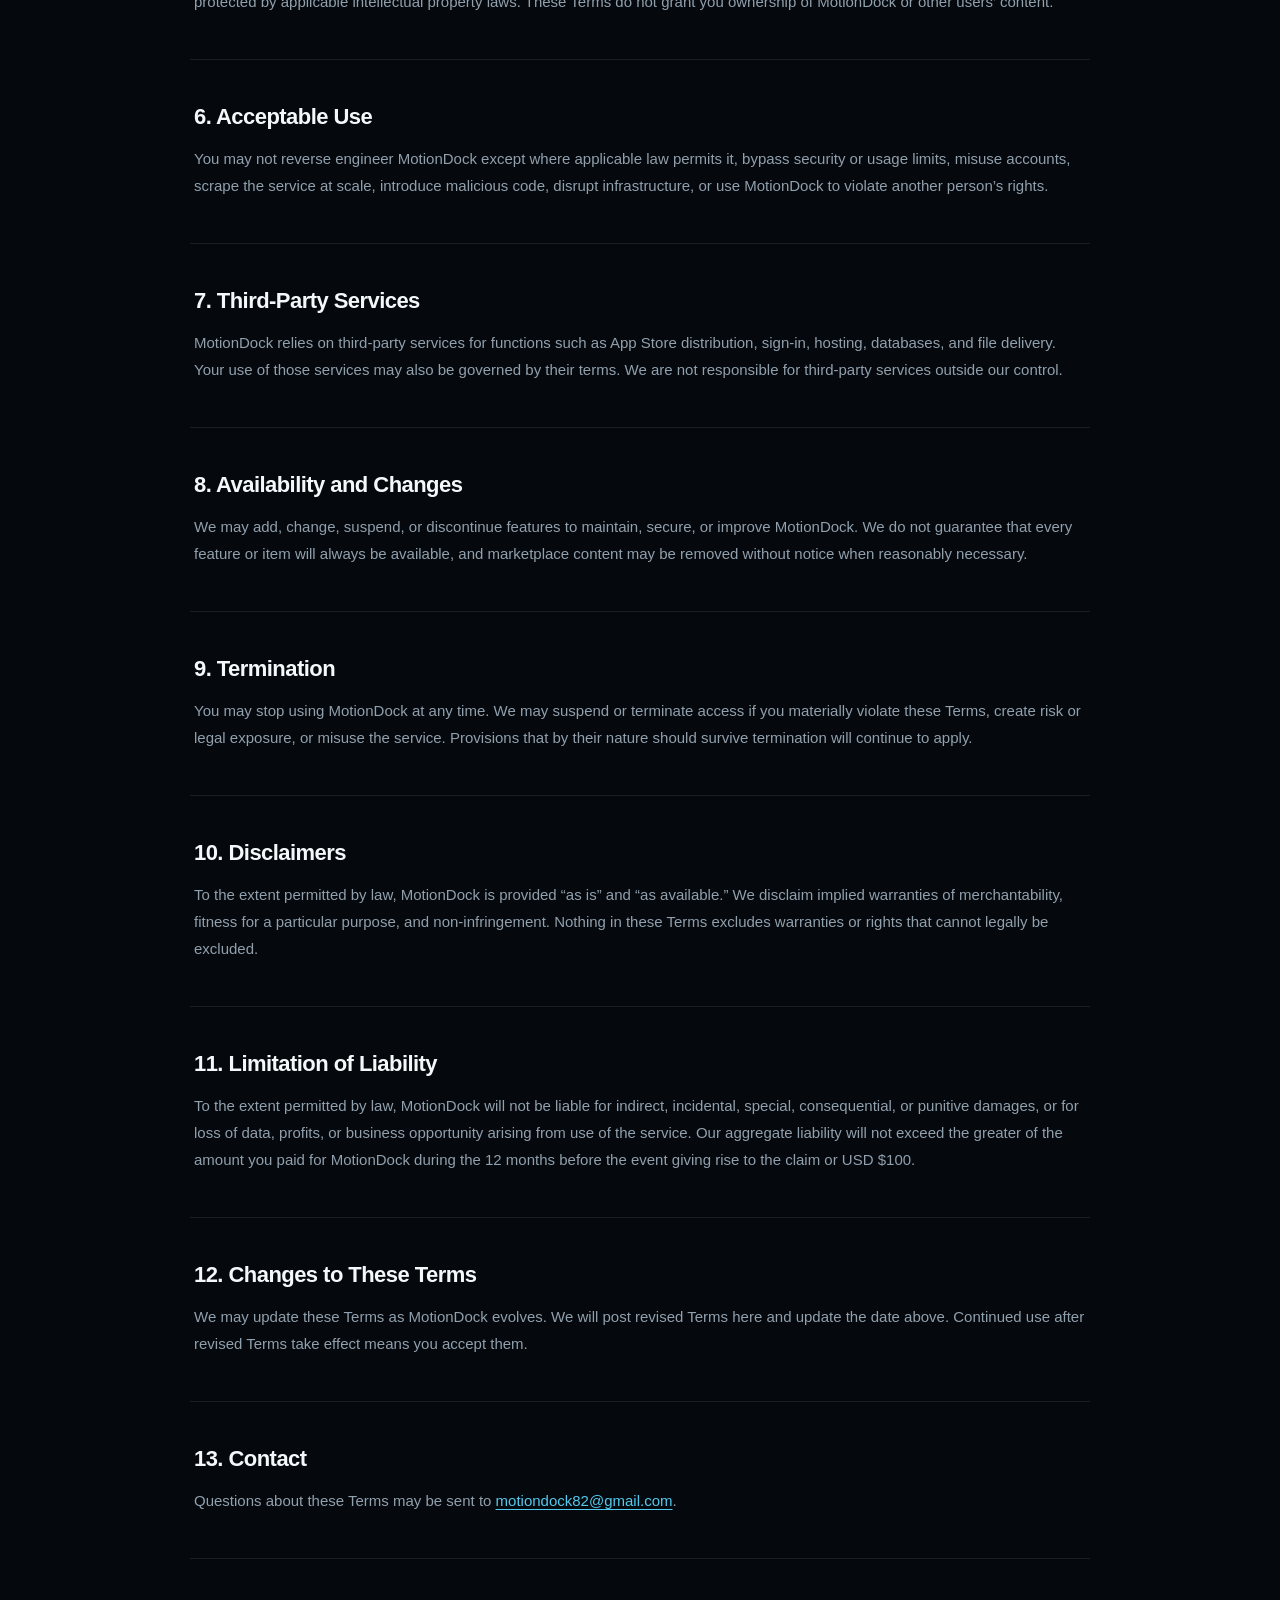
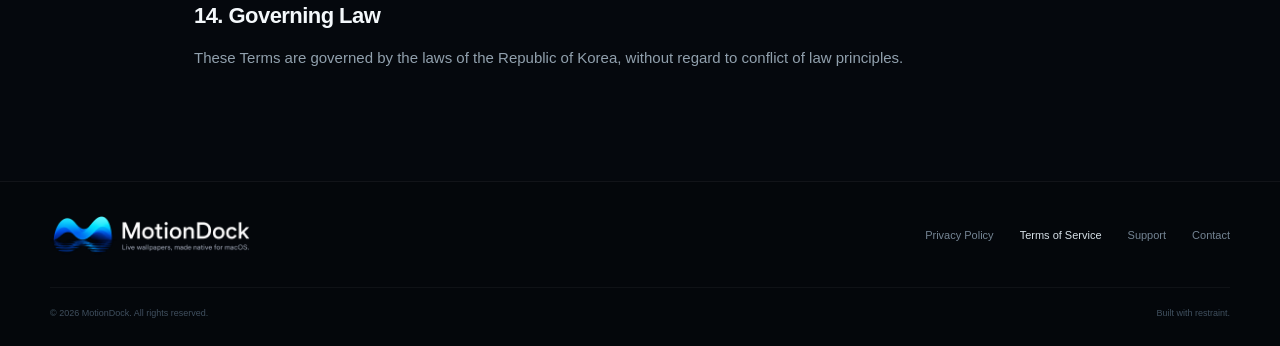
<file: site/terms/index.html>
<!doctype html>
<html lang="en">
<head>
  <meta charset="utf-8">
  <meta name="viewport" content="width=device-width, initial-scale=1">
  <meta name="theme-color" content="#05080d">
  <meta name="description" content="Terms of Service for the MotionDock macOS app and wallpaper marketplace.">
  <meta property="og:type" content="website"><meta property="og:site_name" content="MotionDock"><meta property="og:title" content="Terms of Service — MotionDock"><meta property="og:description" content="Terms governing use of MotionDock and its marketplace."><meta property="og:image" content="https://motiondock.app/assets/brandmark.png"><meta property="og:url" content="https://motiondock.app/terms/">
  <link rel="canonical" href="https://motiondock.app/terms/">
  <link rel="icon" type="image/png" href="../assets/favicon.png"><link rel="stylesheet" href="../styles.css?v=20260703"><script src="../script.js" defer></script>
  <title>Terms of Service — MotionDock</title>
</head>
<body class="legal-page">
  <a class="skip-link" href="#main">Skip to content</a>
  <header class="site-header" data-header><nav class="nav shell" aria-label="Primary navigation"><a class="brand" href="../" aria-label="MotionDock home"><img class="brand-wordmark" src="../assets/wordmark.png" width="200" height="40" alt="MotionDock"></a><a class="button button-small button-secondary legal-home" href="../">Back to Home</a></nav></header>
  <main id="main" class="legal-shell shell">
    <header class="legal-hero reveal"><p class="eyebrow"><span></span> Legal</p><h1>Terms of Service</h1><p class="legal-lead">Please read these terms carefully before using MotionDock and its wallpaper marketplace.</p><p class="legal-updated">Last Updated: July 3, 2026</p></header>
    <article class="legal-card">
      <p class="legal-summary">These Terms of Service ("Terms") govern your use of the MotionDock macOS application, wallpaper marketplace, and related services operated by an independent developer. By using MotionDock, you agree to these Terms.</p>
      <section><h2>1. Using MotionDock</h2><p>You may use MotionDock only in compliance with these Terms and applicable law. You are responsible for maintaining compatible hardware, software, and internet access. MotionDock is designed for supported versions of macOS and may not work on every device or operating system version.</p></section>
      <section><h2>2. Accounts</h2><p>Some features, including marketplace publishing, require an account. You must provide accurate information, protect access to your account, and notify us if you believe your account has been compromised. You are responsible for activity that occurs through your account.</p></section>
      <section><h2>3. User Content</h2><p>You retain ownership of content you upload. By publishing content through MotionDock, you grant us a worldwide, non-exclusive, royalty-free license to host, store, reproduce, process, display, distribute, and make that content available through MotionDock for the purpose of operating, maintaining, and improving the service.</p><p>You represent that you own your content or have all permissions necessary to upload and distribute it. You must not upload content that infringes intellectual property, privacy, publicity, or other rights.</p></section>
      <section><h2>4. Marketplace Rules</h2><p>You may not upload or distribute content that is unlawful, harmful, deceptive, malicious, sexually exploitative, hateful, or designed to interfere with devices or services. We may review, restrict, hide, or remove content, and may limit accounts that violate these Terms or create risk for users or the service. We may also remove content in response to intellectual property complaints or other legal requests.</p></section>
      <section><h2>5. Intellectual Property</h2><p>MotionDock, including its software, visual design, branding, and original content, is owned by MotionDock or its licensors and is protected by applicable intellectual property laws. These Terms do not grant you ownership of MotionDock or other users’ content.</p></section>
      <section><h2>6. Acceptable Use</h2><p>You may not reverse engineer MotionDock except where applicable law permits it, bypass security or usage limits, misuse accounts, scrape the service at scale, introduce malicious code, disrupt infrastructure, or use MotionDock to violate another person’s rights.</p></section>
      <section><h2>7. Third-Party Services</h2><p>MotionDock relies on third-party services for functions such as App Store distribution, sign-in, hosting, databases, and file delivery. Your use of those services may also be governed by their terms. We are not responsible for third-party services outside our control.</p></section>
      <section><h2>8. Availability and Changes</h2><p>We may add, change, suspend, or discontinue features to maintain, secure, or improve MotionDock. We do not guarantee that every feature or item will always be available, and marketplace content may be removed without notice when reasonably necessary.</p></section>
      <section><h2>9. Termination</h2><p>You may stop using MotionDock at any time. We may suspend or terminate access if you materially violate these Terms, create risk or legal exposure, or misuse the service. Provisions that by their nature should survive termination will continue to apply.</p></section>
      <section><h2>10. Disclaimers</h2><p>To the extent permitted by law, MotionDock is provided “as is” and “as available.” We disclaim implied warranties of merchantability, fitness for a particular purpose, and non-infringement. Nothing in these Terms excludes warranties or rights that cannot legally be excluded.</p></section>
      <section><h2>11. Limitation of Liability</h2><p>To the extent permitted by law, MotionDock will not be liable for indirect, incidental, special, consequential, or punitive damages, or for loss of data, profits, or business opportunity arising from use of the service. Our aggregate liability will not exceed the greater of the amount you paid for MotionDock during the 12 months before the event giving rise to the claim or USD $100.</p></section>
      <section><h2>12. Changes to These Terms</h2><p>We may update these Terms as MotionDock evolves. We will post revised Terms here and update the date above. Continued use after revised Terms take effect means you accept them.</p></section>
      <section><h2>13. Contact</h2><p>Questions about these Terms may be sent to <a href="mailto:motiondock82@gmail.com">motiondock82@gmail.com</a>.</p></section>
      <section><h2>14. Governing Law</h2><p>These Terms are governed by the laws of the Republic of Korea, without regard to conflict of law principles.</p></section>
    </article>
  </main>
  <footer class="site-footer legal-footer"><div class="shell footer-main"><a class="brand" href="../" aria-label="MotionDock home"><img class="brand-wordmark footer-wordmark" src="../assets/wordmark.png" width="180" height="36" alt="MotionDock"></a><nav aria-label="Legal navigation"><a href="../privacy/">Privacy Policy</a><a aria-current="page" href="./">Terms of Service</a><a href="../support/">Support</a><a href="../contact/">Contact</a></nav></div><div class="shell footer-bottom"><span>© <span data-year>2026</span> MotionDock. All rights reserved.</span><span>Built with restraint.</span></div></footer>
</body>
</html>
</file>
<file: site/styles.css>
:root {
  color-scheme: dark;
  --bg: #05080d;
  --bg-soft: #09111a;
  --surface: rgba(16, 27, 40, 0.66);
  --surface-strong: rgba(19, 31, 45, 0.92);
  --line: rgba(255, 255, 255, 0.09);
  --line-blue: rgba(72, 195, 255, 0.22);
  --text: #f4f8fb;
  --muted: #90a0af;
  --dim: #667585;
  --blue: #168cff;
  --cyan: #42d9ef;
  --max-width: 1180px;
  --radius: 28px;
  font-family: Inter, ui-sans-serif, -apple-system, BlinkMacSystemFont, "SF Pro Display", "Helvetica Neue", Arial, sans-serif;
  font-synthesis: none;
  text-rendering: optimizeLegibility;
}

* { box-sizing: border-box; }
html { overflow-x: clip; scroll-behavior: smooth; scroll-padding-top: 88px; }
body { margin: 0; overflow-x: clip; background: var(--bg); color: var(--text); }
body::before { content: ""; position: fixed; inset: 0; z-index: -2; pointer-events: none; background: radial-gradient(ellipse at 77% 5%, rgba(17, 120, 214, .11), transparent 37rem), linear-gradient(#05080d, #060a10 55%, #05080d); }
button, a { font: inherit; }
a { color: inherit; }
img, svg { display: block; }
.shell { width: min(calc(100% - 48px), var(--max-width)); margin-inline: auto; }
.section-pad { padding-block: 112px 90px; }
.section { padding-block: 125px; }
.sr-only { position: absolute; width: 1px; height: 1px; padding: 0; margin: -1px; overflow: hidden; clip: rect(0,0,0,0); white-space: nowrap; border: 0; }
.skip-link { position: fixed; top: 12px; left: 12px; z-index: 1000; transform: translateY(-150%); padding: 10px 16px; border-radius: 10px; background: white; color: #06101b; font-weight: 700; text-decoration: none; }
.skip-link:focus { transform: translateY(0); }

.site-header { position: fixed; inset: 0 0 auto; z-index: 50; border-bottom: 1px solid transparent; transition: background .25s, border-color .25s; }
.site-header.scrolled { border-color: var(--line); background: rgba(5, 8, 13, .74); backdrop-filter: blur(22px) saturate(140%); }
.nav { height: 72px; display: flex; align-items: center; justify-content: space-between; }
.brand { display: inline-flex; align-items: center; gap: 11px; color: var(--text); text-decoration: none; font-size: 17px; font-weight: 720; letter-spacing: -.025em; }
.brand img { border-radius: 9px; box-shadow: 0 7px 24px rgba(0, 116, 255, .2); }
.brand .brand-wordmark { width: 200px; height: 40px; object-fit: contain; border-radius: 0; box-shadow: none; }
.nav-links { display: flex; align-items: center; gap: 31px; }
.nav-links > a:not(.button) { color: #9ba8b5; font-size: 13px; font-weight: 560; text-decoration: none; transition: color .2s; }
.nav-links > a:not(.button):hover { color: white; }
.nav-toggle { display: none; width: 42px; height: 42px; border: 0; background: transparent; color: white; }
.nav-toggle span:not(.sr-only) { display: block; width: 19px; height: 1px; margin: 6px auto; background: currentColor; transition: transform .2s; }

.button { display: inline-flex; min-height: 51px; align-items: center; justify-content: center; gap: 10px; padding: 0 21px; border: 1px solid transparent; border-radius: 13px; cursor: pointer; font-size: 14px; font-weight: 650; text-decoration: none; transition: transform .2s, box-shadow .2s, background .2s, border-color .2s; }
.button:hover { transform: translateY(-2px); }
.button:focus-visible, a:focus-visible, summary:focus-visible, button:focus-visible { outline: 3px solid rgba(66, 217, 239, .7); outline-offset: 3px; }
.button svg { width: 18px; fill: currentColor; }
.button-primary { background: linear-gradient(135deg, #087ef2, #14a8f4); color: white; box-shadow: 0 14px 32px rgba(0, 119, 235, .22), inset 0 1px rgba(255,255,255,.2); }
.button-primary:hover { box-shadow: 0 17px 38px rgba(0, 119, 235, .35), inset 0 1px rgba(255,255,255,.22); }
.button-secondary { border-color: var(--line); background: rgba(255,255,255,.045); color: #d8e2ea; backdrop-filter: blur(12px); }
.button-secondary:hover { border-color: rgba(255,255,255,.18); background: rgba(255,255,255,.08); }
.button-light { background: white; color: #08111b; box-shadow: 0 18px 45px rgba(0,0,0,.25); }
.button-small { min-height: 36px; padding-inline: 15px; border-radius: 10px; font-size: 12px; }

.hero { position: relative; min-height: 780px; display: grid; grid-template-columns: .83fr 1.17fr; align-items: center; gap: 22px; }
.hero-glow { position: absolute; z-index: -1; width: 760px; height: 560px; right: -240px; top: 95px; filter: blur(20px); background: radial-gradient(ellipse, rgba(9, 122, 229, .25), rgba(22, 142, 255, .06) 45%, transparent 72%); }
.hero-copy { position: relative; z-index: 3; padding-bottom: 14px; }
.eyebrow { display: flex; align-items: center; gap: 10px; margin: 0 0 24px; color: #5ed3f6; font-size: 11px; font-weight: 750; letter-spacing: .17em; text-transform: uppercase; }
.eyebrow span { width: 23px; height: 1px; background: linear-gradient(90deg, var(--blue), var(--cyan)); box-shadow: 0 0 10px var(--blue); }
h1, h2, h3, p { overflow-wrap: break-word; }
.hero h1 { margin: 0; font-size: clamp(55px, 6.1vw, 83px); line-height: .99; letter-spacing: -.066em; word-spacing: .08em; font-weight: 720; }
.hero-subtitle { margin: 27px 0 32px; color: #a3afba; font-size: 18px; line-height: 1.55; letter-spacing: -.01em; }
.button-row { display: flex; gap: 10px; flex-wrap: wrap; }
.availability { margin: 13px 0 0 2px; color: #566777; font-size: 11px; }

.hero-visual { position: relative; z-index: 1; width: 760px; max-width: 66vw; margin-left: -6px; perspective: 1800px; }
.macbook { position: relative; width: 100%; transform: rotateY(-1deg) rotateX(.3deg); transform-origin: center; transition: transform .45s ease; filter: drop-shadow(0 34px 34px rgba(0,0,0,.45)); }
.macbook:hover { transform: rotateY(0) rotateX(0); }
.macbook-frame { position: relative; width: 100%; aspect-ratio: 1604 / 981; }
.macbook-frame-image { position: absolute; z-index: 1; inset: 0; width: 100%; height: 100%; object-fit: contain; pointer-events: none; }
.macbook-screen { position: absolute; z-index: 2; inset: 5.2% 9.55% 11.4%; overflow: hidden; border-radius: 4px; background: #020304; box-shadow: inset 0 0 0 1px rgba(255,255,255,.025); }
.macbook-screen::before { content: ""; position: absolute; z-index: 5; width: clamp(36px, 9%, 66px); height: clamp(9px, 2.3%, 15px); left: 50%; top: 0; border-radius: 0 0 9px 9px; background: #020304; box-shadow: 0 1px 0 rgba(255,255,255,.035), 0 2px 8px rgba(0,0,0,.3); transform: translateX(-50%); }
.macbook-screen::after { content: ""; position: absolute; z-index: 6; width: 3px; height: 3px; left: 50%; top: 4px; border-radius: 50%; background: #122733; box-shadow: 0 0 4px rgba(47,142,184,.24); transform: translateX(-50%); }
.macbook-screen video { width: 100%; height: 100%; object-fit: cover; background: #061017; }
.screen-sheen { position: absolute; z-index: 2; inset: 0; pointer-events: none; background: linear-gradient(118deg, rgba(255,255,255,.045), transparent 24%, transparent 75%, rgba(33,115,160,.04)); }
.preview-orbit { position: absolute; z-index: -1; border: 1px solid rgba(44, 160, 250, .1); border-radius: 50%; }
.preview-orbit-one { width: 610px; height: 610px; right: -170px; top: -95px; }
.preview-orbit-two { width: 430px; height: 430px; right: -75px; top: -10px; }

.section-heading { max-width: 650px; margin-bottom: 50px; }
.section-heading.centered { margin-inline: auto; text-align: center; }
.section-heading.centered .eyebrow { justify-content: center; }
.section-heading h2, .performance-copy h2, .cta-card h2, .legal-hero h1 { margin: 0; font-size: clamp(41px, 5vw, 64px); line-height: 1.03; letter-spacing: -.055em; font-weight: 680; }
.section-heading > p:last-child, .performance-copy > p { margin: 20px 0 0; color: var(--muted); font-size: 16px; line-height: 1.7; }
.feature-grid { display: grid; grid-template-columns: repeat(2, 1fr); gap: 14px; }
.feature-card { position: relative; min-height: 270px; overflow: hidden; padding: 33px; border: 1px solid var(--line); border-radius: 22px; background: linear-gradient(135deg, rgba(20, 31, 43, .72), rgba(9, 17, 26, .72)); transition: transform .25s, border-color .25s, background .25s; }
.feature-card::after { content: ""; position: absolute; width: 240px; height: 240px; right: -100px; bottom: -130px; border-radius: 50%; background: rgba(0, 129, 241, .1); filter: blur(28px); }
.feature-card:hover { transform: translateY(-4px); border-color: rgba(71, 184, 248, .22); background: linear-gradient(135deg, rgba(22, 36, 50, .82), rgba(9, 18, 28, .78)); }
.feature-icon { display: grid; place-items: center; width: 48px; height: 48px; margin-bottom: 42px; border: 1px solid rgba(72,195,255,.2); border-radius: 13px; background: rgba(13, 117, 196, .11); box-shadow: inset 0 1px rgba(255,255,255,.06); }
.feature-icon svg { width: 23px; fill: none; stroke: #52c7ef; stroke-linecap: round; stroke-linejoin: round; stroke-width: 1.5; }
.feature-card h3 { margin: 0; font-size: 20px; letter-spacing: -.03em; }
.feature-card p { max-width: 400px; margin: 12px 0 0; color: #8595a4; font-size: 13px; line-height: 1.65; }

.how-section { padding-top: 80px; }
.steps { display: grid; grid-template-columns: 1fr 30px 1fr 30px 1fr; align-items: center; gap: 16px; }
.step { min-width: 0; }
.step-number { color: #3698d2; font-size: 9px; font-weight: 700; letter-spacing: .14em; }
.step-visual { position: relative; height: 190px; margin: 14px 0 24px; overflow: hidden; border: 1px solid var(--line); border-radius: 18px; background: linear-gradient(145deg, rgba(17,29,41,.75), rgba(8,14,22,.84)); }
.step h3 { margin: 0 0 8px; font-size: 19px; letter-spacing: -.03em; }
.step > p { margin: 0; color: #7b8c9b; font-size: 12px; line-height: 1.6; }
.step-connector { color: #31536d; font-size: 18px; text-align: center; transform: translateY(-7px); }
.search-pill { width: calc(100% - 32px); height: 30px; display: flex; align-items: center; gap: 8px; margin: 22px 16px 14px; padding: 0 10px; border: 1px solid rgba(255,255,255,.07); border-radius: 7px; background: rgba(255,255,255,.035); color: #5a6b7b; font-size: 8px; }
.result-row { height: 50px; display: flex; align-items: center; gap: 9px; margin: 0 12px 6px; padding: 0 9px; border: 1px solid transparent; border-radius: 8px; }
.result-row.active { border-color: rgba(35, 155, 233, .2); background: rgba(11, 110, 184, .1); }
.result-row > i { width: 40px; height: 27px; border-radius: 5px; background: linear-gradient(145deg,#0d3d62,#0c7fc0); }
.result-row > span { display: grid; gap: 3px; font-size: 7px; }
.result-row small { color: #5e7180; font-size: 6px; }
.result-row em { margin-left: auto; color: #547086; font-style: normal; }
.apply-visual { display: grid; place-items: center; }
.apply-window { width: 78%; padding: 15px; border: 1px solid rgba(255,255,255,.08); border-radius: 11px; background: rgba(4,12,19,.7); box-shadow: 0 20px 45px rgba(0,0,0,.35); text-align: center; }
.apply-window span { display: block; margin-bottom: 14px; color: #93a5b5; font-size: 8px; }
.apply-window button { width: 100%; height: 32px; border: 1px solid rgba(60, 210, 208, .25); border-radius: 7px; background: rgba(33, 185, 176, .12); color: #74e3d8; font-size: 8px; }
.apply-window i { display: inline-grid; place-items: center; width: 14px; height: 14px; margin-right: 5px; border-radius: 50%; background: #29baa9; color: #061713; font-style: normal; }
.click-ring { position: absolute; width: 55px; height: 55px; right: 22px; bottom: 12px; border: 1px solid rgba(70, 205, 245, .24); border-radius: 50%; box-shadow: 0 0 25px rgba(13, 156, 225, .12); }
.enjoy-visual { display: grid; place-items: center; perspective: 700px; }
.mini-desktop { position: relative; width: 80%; height: 116px; overflow: hidden; border: 2px solid #2a3a48; border-radius: 9px; background: linear-gradient(145deg,#071521,#0a2840); box-shadow: 0 20px 35px rgba(0,0,0,.3); transform: rotateY(-6deg); }
.desktop-wave i { position: absolute; width: 125%; height: 90px; top: 18px; left: -10%; border: 14px solid transparent; border-top-color: rgba(20, 167, 244, .6); border-radius: 50%; transform: rotate(-8deg); }
.desktop-wave i:last-child { top: 48px; border-top-color: rgba(40, 218, 232, .25); transform: rotate(7deg); }
.dock { position: absolute; bottom: 7px; left: 50%; display: flex; gap: 4px; padding: 4px; border: 1px solid rgba(255,255,255,.1); border-radius: 5px; background: rgba(255,255,255,.09); transform: translateX(-50%); backdrop-filter: blur(8px); }
.dock span { width: 9px; height: 9px; border-radius: 3px; background: #5d7588; }
.dock span:nth-child(3) { background: #0ca5e9; }

.performance-section { border-block: 1px solid rgba(255,255,255,.045); background: radial-gradient(circle at 25% 50%, rgba(8,108,196,.09), transparent 28rem), rgba(8,13,20,.56); }
.performance-layout { display: grid; grid-template-columns: 1fr 1fr; align-items: center; gap: 110px; }
.performance-visual { position: relative; display: grid; place-items: center; min-height: 490px; }
.silicon-chip { position: relative; z-index: 3; width: 172px; height: 172px; display: flex; flex-direction: column; align-items: center; justify-content: center; border: 1px solid rgba(90, 199, 245, .23); border-radius: 38px; background: linear-gradient(145deg, rgba(18,35,50,.95), rgba(8,16,25,.96)); box-shadow: 0 30px 80px rgba(0,0,0,.48), 0 0 55px rgba(0,132,229,.13), inset 0 1px rgba(255,255,255,.1); }
.silicon-chip::before { content: ""; position: absolute; inset: 9px; border: 1px solid rgba(255,255,255,.06); border-radius: 30px; }
.silicon-chip span { font-size: 28px; }
.silicon-chip b { margin-top: 12px; font-size: 13px; letter-spacing: -.02em; }
.silicon-chip small { margin-top: 4px; color: #42b6e8; font-size: 7px; font-weight: 700; letter-spacing: .12em; text-transform: uppercase; }
.flow-ring { position: absolute; border: 1px solid rgba(48, 164, 232, .14); border-radius: 50%; }
.ring-one { width: 280px; height: 280px; }
.ring-two { width: 390px; height: 390px; border-style: dashed; }
.ring-three { width: 480px; height: 480px; border-color: rgba(48, 164, 232, .07); }
.metric-badge { position: absolute; z-index: 4; display: flex; align-items: center; gap: 8px; padding: 10px 13px; border: 1px solid rgba(255,255,255,.1); border-radius: 10px; background: rgba(10,20,29,.8); box-shadow: 0 17px 35px rgba(0,0,0,.32); backdrop-filter: blur(15px); }
.metric-badge i { width: 7px; height: 7px; border-radius: 50%; background: #46d9b6; box-shadow: 0 0 10px #37d8b3; }
.metric-badge small, .metric-badge b { display: block; }
.metric-badge small { color: #587084; font-size: 6px; letter-spacing: .1em; }
.metric-badge b { margin-top: 2px; font-size: 8px; }
.metric-one { left: 4px; top: 100px; }
.metric-two { right: 0; bottom: 95px; }
.performance-copy > p { max-width: 490px; }
.performance-list { display: grid; gap: 20px; margin: 32px 0 0; padding: 0; list-style: none; }
.performance-list li { display: flex; align-items: flex-start; gap: 13px; }
.performance-list i { display: grid; place-items: center; flex: 0 0 24px; height: 24px; border: 1px solid rgba(54, 197, 234, .22); border-radius: 50%; background: rgba(25,150,205,.08); color: #4ccceb; font-size: 9px; font-style: normal; }
.performance-list b, .performance-list small { display: block; }
.performance-list b { font-size: 14px; }
.performance-list small { margin-top: 5px; color: #6d7f8f; font-size: 11px; }

.faq-section { max-width: 880px; }
.faq-list { border-top: 1px solid var(--line); }
.faq-list details { border-bottom: 1px solid var(--line); }
.faq-list summary { display: flex; align-items: center; justify-content: space-between; gap: 20px; padding: 26px 4px; cursor: pointer; color: #e9f0f5; font-size: 16px; font-weight: 570; list-style: none; }
.faq-list summary::-webkit-details-marker { display: none; }
.faq-list summary span { display: grid; place-items: center; flex: 0 0 27px; height: 27px; border: 1px solid var(--line); border-radius: 50%; color: #5db9df; font-size: 14px; font-weight: 300; transition: transform .2s; }
.faq-list details[open] summary span { transform: rotate(45deg); }
.faq-list details p { max-width: 700px; margin: -7px 0 25px 4px; color: #7f909f; font-size: 13px; line-height: 1.7; }

.cta-section { padding-block: 45px 120px; }
.cta-card { position: relative; overflow: hidden; min-height: 490px; display: flex; flex-direction: column; align-items: center; justify-content: center; padding: 70px 30px; border: 1px solid rgba(80, 186, 248, .2); border-radius: var(--radius); background: linear-gradient(140deg, #07131e, #09263c 52%, #07121c); box-shadow: 0 40px 90px rgba(0,0,0,.25); text-align: center; }
.cta-card > *:not(.cta-wave):not(.cta-brand-wave) { position: relative; z-index: 2; }
.cta-card .cta-brand-wave { position: absolute; z-index: 1; width: min(820px, 90%); max-width: none; left: 50%; bottom: -18%; opacity: .085; mix-blend-mode: screen; transform: translateX(-50%); pointer-events: none; }
.cta-card > img:not(.cta-brand-wave):not(.cta-brandmark) { border-radius: 17px; box-shadow: 0 20px 55px rgba(0,108,225,.35); }
.cta-card .cta-brandmark { width: 150px; height: 100px; object-fit: contain; border-radius: 0; filter: drop-shadow(0 15px 26px rgba(0,116,235,.22)); }
.cta-card h2 { margin-top: 24px; }
.cta-card > p { margin: 15px 0 25px; color: #8fa2b2; font-size: 14px; }
.cta-card .cta-status { margin: 12px 0 0; color: #60788b; font-size: 10px; }
.cta-wave { position: absolute; inset: 0; opacity: .7; background: radial-gradient(ellipse at center, rgba(18,140,222,.16), transparent 45%); }
.cta-wave::before, .cta-wave::after { content: ""; position: absolute; width: 110%; height: 270px; left: -5%; bottom: -165px; border: 34px solid transparent; border-top-color: rgba(20, 158, 240, .22); border-radius: 50%; transform: rotate(-5deg); filter: drop-shadow(0 -10px 30px rgba(13,122,214,.16)); }
.cta-wave::after { bottom: -205px; border-top-color: rgba(48, 211, 229, .14); transform: rotate(4deg); }

.site-footer { border-top: 1px solid rgba(255,255,255,.055); }
.footer-main { min-height: 105px; display: flex; align-items: center; justify-content: space-between; gap: 30px; }
.footer-main nav { display: flex; gap: 26px; }
.footer-main nav a { color: #758594; font-size: 11px; text-decoration: none; }
.footer-main nav a:hover, .footer-main nav a[aria-current="page"] { color: #d7e1e8; }
.footer-bottom { display: flex; justify-content: space-between; padding-block: 20px 28px; border-top: 1px solid rgba(255,255,255,.045); color: #40505f; font-size: 9px; }
.toast { position: fixed; z-index: 100; left: 50%; bottom: 24px; max-width: calc(100% - 40px); padding: 12px 17px; border: 1px solid rgba(255,255,255,.13); border-radius: 11px; background: rgba(14,24,34,.92); color: #dce9f0; box-shadow: 0 18px 48px rgba(0,0,0,.4); opacity: 0; pointer-events: none; transform: translate(-50%, 18px); transition: opacity .25s, transform .25s; backdrop-filter: blur(18px); font-size: 12px; }
.toast.visible { opacity: 1; transform: translate(-50%, 0); }

.legal-page { background: var(--bg); }
.legal-home { margin-left: auto; }
.legal-shell { max-width: 900px; padding-top: 142px; padding-bottom: 110px; }
.contact-shell { max-width: 1000px; padding-top: 150px; padding-bottom: 110px; }
.legal-hero { margin-bottom: 42px; }
.legal-hero h1 { font-size: clamp(48px, 7vw, 76px); }
.legal-lead { max-width: 650px; margin: 22px 0 0; color: #a8b6c1; font-size: 18px; line-height: 1.65; letter-spacing: -.01em; }
.legal-updated { margin: 12px 0 0; color: var(--muted); font-size: 13px; }
.legal-card { padding: 0; border: 0; background: transparent; box-shadow: none; }
.legal-card .legal-summary { margin: 0 0 64px; padding: 27px 29px; border: 1px solid var(--line-blue); border-radius: 18px; background: linear-gradient(145deg, rgba(18, 57, 83, .34), rgba(9, 23, 35, .72)); box-shadow: 0 24px 70px rgba(0,0,0,.2), inset 0 1px rgba(255,255,255,.035); color: #b9c8d2 !important; font-size: 16px !important; line-height: 1.7 !important; backdrop-filter: blur(18px); }
.legal-card section { padding-inline: 4px; }
.legal-card section + section { margin-top: 44px; padding-top: 44px; border-top: 1px solid var(--line); }
.legal-card h2 { margin: 0 0 15px; font-size: 22px; letter-spacing: -.025em; }
.legal-card p, .legal-card li { color: #91a0ad; font-size: 15px; line-height: 1.8; }
.legal-card p { margin: 0; }
.legal-card p + p { margin-top: 14px; }
.legal-card ul { margin: 15px 0 0; padding-left: 20px; }
.legal-card li + li { margin-top: 10px; }
.legal-card strong { color: #cbd6dd; }
.legal-card a { color: #52c9ee; text-underline-offset: 3px; }
.legal-footer { background: rgba(3,6,10,.35); }
.contact-shell { max-width: 1000px; min-height: calc(100vh - 208px); }
.contact-hero { text-align: center; }
.contact-hero .eyebrow { justify-content: center; }
.contact-grid { display: grid; grid-template-columns: repeat(2, 1fr); gap: 14px; }
.contact-card { display: flex; align-items: flex-start; gap: 18px; min-height: 175px; padding: 27px; border: 1px solid var(--line); border-radius: 20px; background: linear-gradient(145deg, rgba(18,30,42,.72), rgba(8,15,23,.78)); color: inherit; text-decoration: none; transition: transform .22s, border-color .22s; }
a.contact-card:hover { transform: translateY(-3px); border-color: rgba(76, 191, 242, .23); }
.contact-icon { display: grid; place-items: center; flex: 0 0 43px; height: 43px; border: 1px solid var(--line-blue); border-radius: 12px; background: rgba(26, 145, 207, .08); }
.contact-icon svg { width: 21px; fill: none; stroke: #53c9ed; stroke-width: 1.5; stroke-linecap: round; stroke-linejoin: round; }
.contact-card span { min-width: 0; }
.contact-card small, .contact-card b { display: block; }
.contact-card small { margin: 2px 0 9px; color: #438fb7; font-size: 8px; font-weight: 750; letter-spacing: .14em; }
.contact-card b { font-size: 16px; overflow-wrap: anywhere; }
.contact-card p { margin: 10px 0 0; color: #728391; font-size: 11px; line-height: 1.55; }
.contact-card em { margin-left: auto; color: #52748a; font-style: normal; }

.reveal { opacity: 1; transform: none; }
.js .reveal { opacity: 0; transform: translateY(18px); transition: opacity .7s ease, transform .7s ease; }
.js .reveal.visible { opacity: 1; transform: translateY(0); }

@media (max-width: 1060px) {
  .hero { grid-template-columns: 1fr; padding-top: 150px; text-align: center; }
  .hero-copy .eyebrow, .hero-copy .button-row { justify-content: center; }
  .hero-visual { width: 760px; max-width: 94%; margin: 55px auto 0; text-align: left; }
  .availability { text-align: center; }
  .performance-layout { gap: 55px; }
  .metric-one { left: 12px; }.metric-two { right: 12px; }
}

@media (max-width: 780px) {
  .shell { width: min(calc(100% - 32px), var(--max-width)); }
  .section { padding-block: 92px; }
  .nav-toggle { display: block; }
  .nav-links { position: absolute; inset: 65px 16px auto; display: none; align-items: stretch; gap: 0; padding: 10px; border: 1px solid var(--line); border-radius: 15px; background: rgba(8,14,22,.96); box-shadow: 0 24px 60px rgba(0,0,0,.45); backdrop-filter: blur(24px); }
  .nav-links.open { display: grid; }
  .nav-links > a:not(.button) { padding: 14px 12px; font-size: 14px; }
  .nav-links .button { margin-top: 5px; }
  .nav-toggle[aria-expanded="true"] span:nth-last-child(2) { transform: translateY(3.5px) rotate(45deg); }
  .nav-toggle[aria-expanded="true"] span:last-child { transform: translateY(-3.5px) rotate(-45deg); }
  .feature-grid, .performance-layout, .contact-grid { grid-template-columns: 1fr; }
  .steps { grid-template-columns: 1fr; max-width: 480px; margin-inline: auto; gap: 40px; }
  .step-connector { display: none; }
  .step-visual { height: 220px; }
  .performance-visual { order: 2; min-height: 430px; }
  .performance-copy { order: 1; }
  .footer-main { flex-direction: column; align-items: flex-start; justify-content: center; padding-block: 28px; }
  .footer-main nav { flex-wrap: wrap; gap: 18px 24px; }
}

@media (max-width: 560px) {
  .section-pad { padding-block: 128px 65px; }
  .hero { display: block; min-height: auto; }
  .hero h1 { font-size: clamp(48px, 14.7vw, 68px); }
  .hero-subtitle { font-size: 16px; }
  .button-row { flex-direction: column; }
  .button-row .button { width: 100%; }
  .hero-visual { max-width: 100%; margin-top: 65px; }
  .macbook, .macbook:hover { transform: none; }
  .brand .brand-wordmark { width: 174px; height: 35px; }
  .feature-card { min-height: 250px; padding: 27px; }
  .feature-icon { margin-bottom: 36px; }
  .performance-visual { margin-inline: -14px; transform: scale(.84); }
  .ring-three { width: 430px; height: 430px; }
  .cta-section { width: 100%; padding-bottom: 70px; }
  .cta-card { min-height: 470px; border-inline: 0; border-radius: 0; }
  .cta-card h2 { font-size: 42px; }
  .footer-bottom { gap: 20px; }
  .footer-bottom span:last-child { display: none; }
  .legal-shell { padding-top: 112px; padding-bottom: 70px; }
  .contact-shell { padding-top: 125px; padding-bottom: 70px; }
  .legal-hero { margin-bottom: 32px; }
  .legal-hero h1 { font-size: clamp(43px, 13vw, 58px); }
  .legal-lead { margin-top: 18px; font-size: 16px; line-height: 1.6; }
  .legal-updated { margin-top: 10px; font-size: 12px; }
  .legal-card .legal-summary { margin-bottom: 44px; padding: 20px; border-radius: 16px; font-size: 15px !important; }
  .legal-card section { padding-inline: 1px; }
  .legal-card section + section { margin-top: 34px; padding-top: 34px; }
  .legal-card h2 { font-size: 20px; }
  .legal-card p, .legal-card li { font-size: 14px; line-height: 1.75; }
  .legal-page .site-header .brand-wordmark { width: min(158px, 45vw); height: auto; }
  .legal-home { min-height: 34px; padding-inline: 11px; }
  .contact-card { min-height: 160px; padding: 22px 18px; gap: 14px; }
}

@media (prefers-reduced-motion: reduce) {
  html { scroll-behavior: auto; }
  *, *::before, *::after { animation-duration: .01ms !important; animation-iteration-count: 1 !important; transition-duration: .01ms !important; }
  .reveal { opacity: 1; transform: none; }
}
</file>
